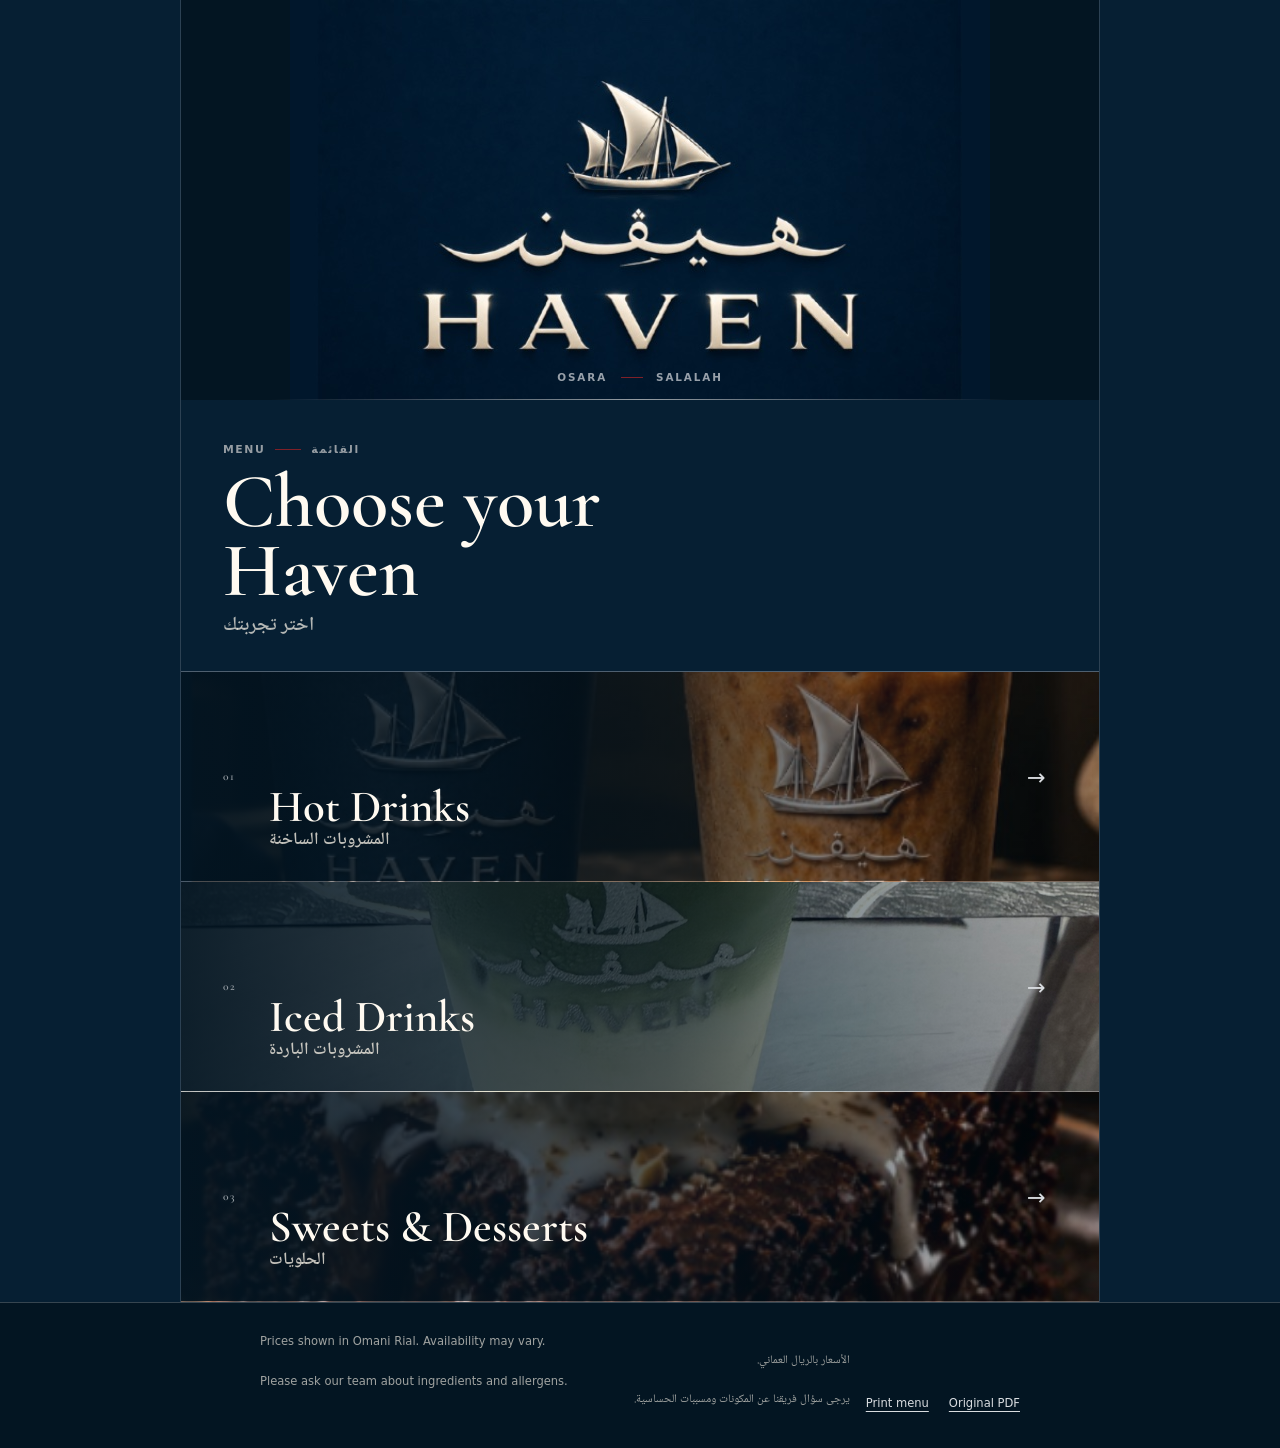
<file: index.html>
<!doctype html>
<html lang="en">
  <head>
    <meta charset="utf-8">
    <meta name="viewport" content="width=device-width, initial-scale=1">
    <meta name="theme-color" content="#061f33">
    <title>Haven Cafe Menu | Osara, Salalah</title>
    <meta
      name="description"
      content="Explore Haven Cafe's bilingual menu of locally roasted coffee, iced drinks and chef-made desserts in Osara, Salalah."
    >
    <link rel="preconnect" href="https://fonts.googleapis.com">
    <link rel="preconnect" href="https://fonts.gstatic.com" crossorigin>
    <link
      href="https://fonts.googleapis.com/css2?family=Cormorant+Garamond:wght@500;600;700&family=Noto+Naskh+Arabic:wght@500;600;700&display=swap"
      rel="stylesheet"
    >
    <link rel="stylesheet" href="assets/css/styles.css">
  </head>
  <body>
    <header class="topbar" id="topbar">
      <a class="topbar-brand" href="#home" aria-label="Haven menu home">
        <b>HAVEN</b>
      </a>
      <p>Osara, Salalah</p>
      <a class="chapter-menu" href="#home" aria-label="Choose another menu chapter">
        <span></span><span></span><span></span>
      </a>
    </header>

    <main>
      <section class="opening" id="home" aria-labelledby="openingTitle">
        <div class="opening-brand">
          <img
            src="assets/img/haven-logo-original.jpg"
            alt="Haven Cafe"
            width="700"
            height="400"
            fetchpriority="high"
          >
          <p>Osara <span></span> Salalah</p>
        </div>

        <header class="opening-heading">
          <p class="eyebrow">Menu <i></i> القائمة</p>
          <h1 id="openingTitle">Choose your Haven</h1>
          <p lang="ar" dir="rtl">اختر تجربتك</p>
        </header>

        <nav class="chapter-list" aria-label="Menu chapters">
          <a class="chapter-door chapter-door-hot" href="#hot">
            <span class="chapter-number">01</span>
            <span class="chapter-label">
              <b>Hot Drinks</b>
              <em lang="ar" dir="rtl">المشروبات الساخنة</em>
            </span>
            <span class="chapter-arrow" aria-hidden="true">&#8594;</span>
          </a>
          <a class="chapter-door chapter-door-iced" href="#iced">
            <span class="chapter-number">02</span>
            <span class="chapter-label">
              <b>Iced Drinks</b>
              <em lang="ar" dir="rtl">المشروبات الباردة</em>
            </span>
            <span class="chapter-arrow" aria-hidden="true">&#8594;</span>
          </a>
          <a class="chapter-door chapter-door-sweets" href="#sweets">
            <span class="chapter-number">03</span>
            <span class="chapter-label">
              <b>Sweets &amp; Desserts</b>
              <em lang="ar" dir="rtl">الحلويات</em>
            </span>
            <span class="chapter-arrow" aria-hidden="true">&#8594;</span>
          </a>
        </nav>
      </section>

      <section class="chapter-view" id="chapterView" hidden>
        <header class="chapter-hero" id="chapterHero">
          <div>
            <p class="chapter-index" id="chapterIndex"></p>
            <h2 id="chapterTitle"></h2>
            <p id="chapterArabic" lang="ar" dir="rtl"></p>
          </div>
        </header>
        <nav class="subcategory-nav" id="subcategoryNav" aria-label="Chapter sections"></nav>
        <div class="chapter-menu-list" id="menu" aria-live="polite"></div>
      </section>
    </main>

    <footer class="site-footer">
      <div>
        <p>Prices shown in Omani Rial. Availability may vary.</p>
        <p lang="ar" dir="rtl">الأسعار بالريال العماني.</p>
        <p>Please ask our team about ingredients and allergens.</p>
        <p lang="ar" dir="rtl">يرجى سؤال فريقنا عن المكونات ومسببات الحساسية.</p>
      </div>
      <nav aria-label="Alternative menu formats">
        <a href="print.html">Print menu</a>
        <a href="menu.pdf">Original PDF</a>
      </nav>
    </footer>

    <script src="assets/js/menu-data.js"></script>
    <script src="assets/js/menu.js"></script>
  </body>
</html>
</file>
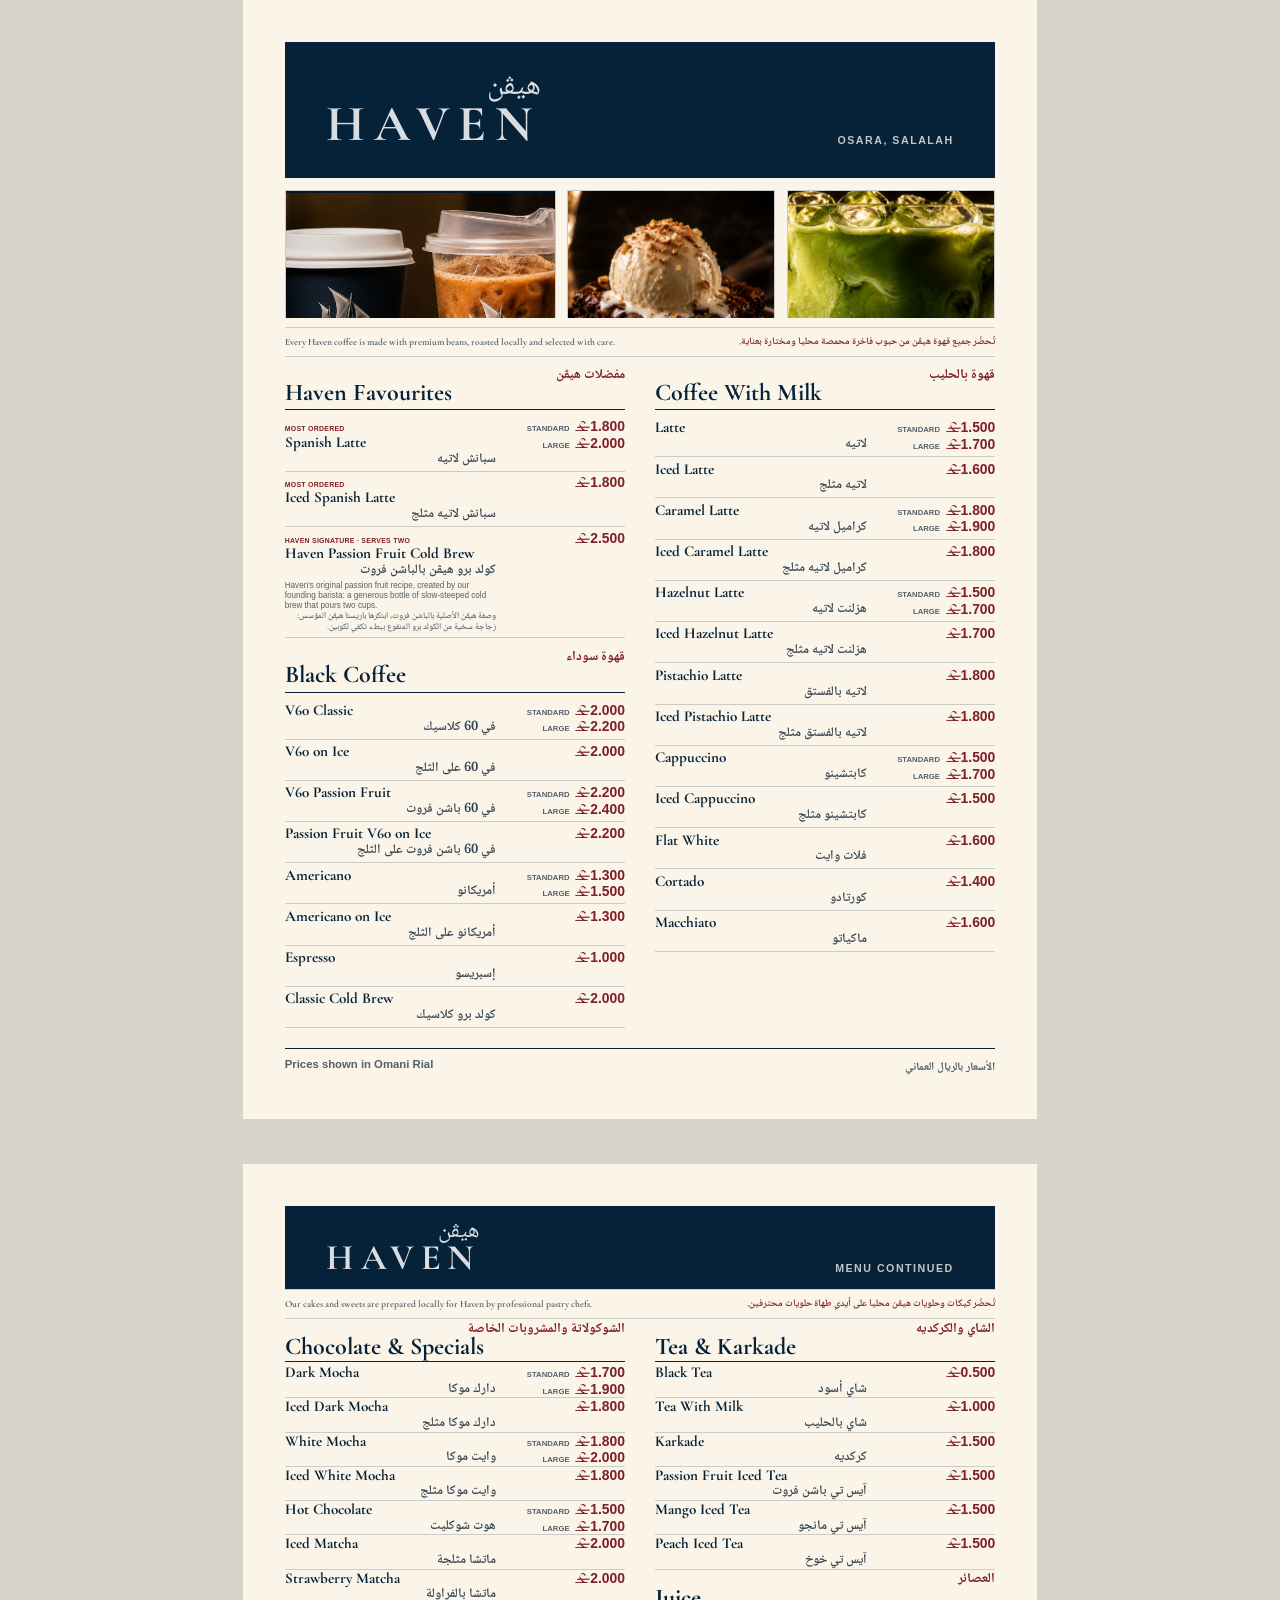
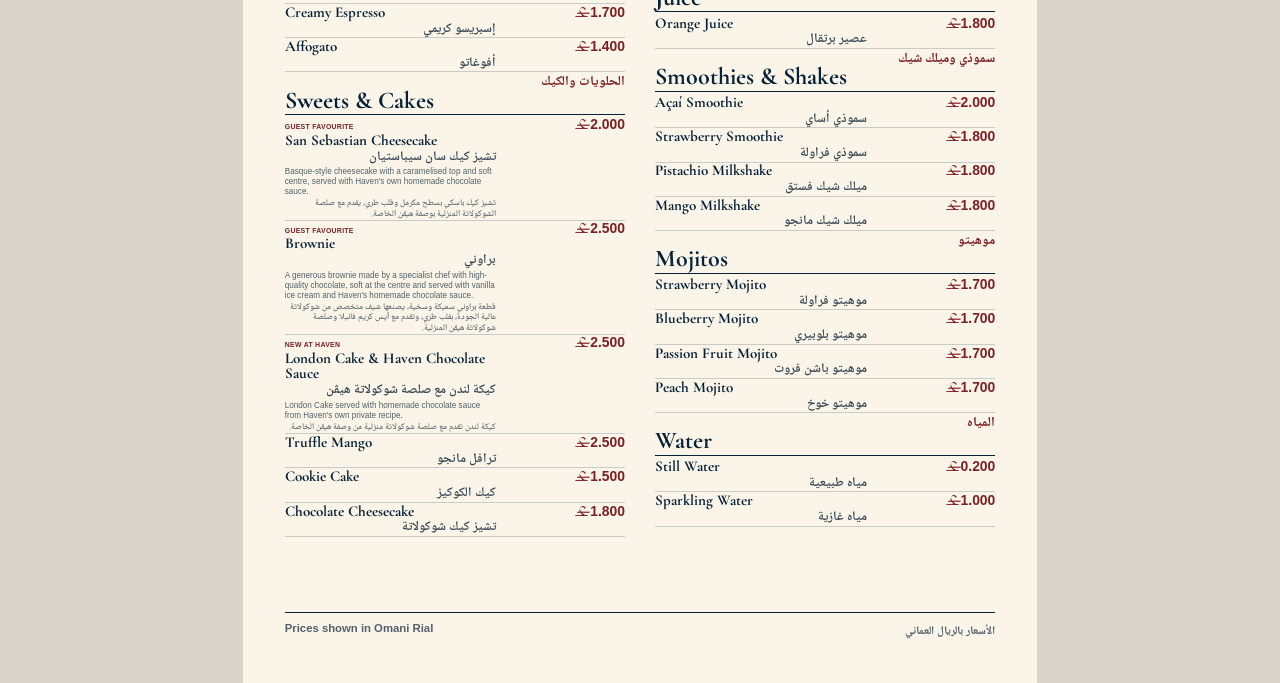
<file: print.html>
<!doctype html>
<html lang="en">
  <head>
    <meta charset="utf-8">
    <meta name="viewport" content="width=device-width, initial-scale=1">
    <title>Haven Cafe A4 Menu</title>
    <link rel="preconnect" href="https://fonts.googleapis.com">
    <link rel="preconnect" href="https://fonts.gstatic.com" crossorigin>
    <link
      href="https://fonts.googleapis.com/css2?family=Cormorant+Garamond:wght@500;600;700&family=Noto+Naskh+Arabic:wght@500;600;700&display=swap"
      rel="stylesheet"
    >
    <link rel="stylesheet" href="assets/css/print.css">
  </head>
  <body>
    <main id="printPages" class="print-pages"></main>
    <script src="assets/js/menu-data.js"></script>
    <script src="assets/js/print-menu.js"></script>
  </body>
</html>
</file>
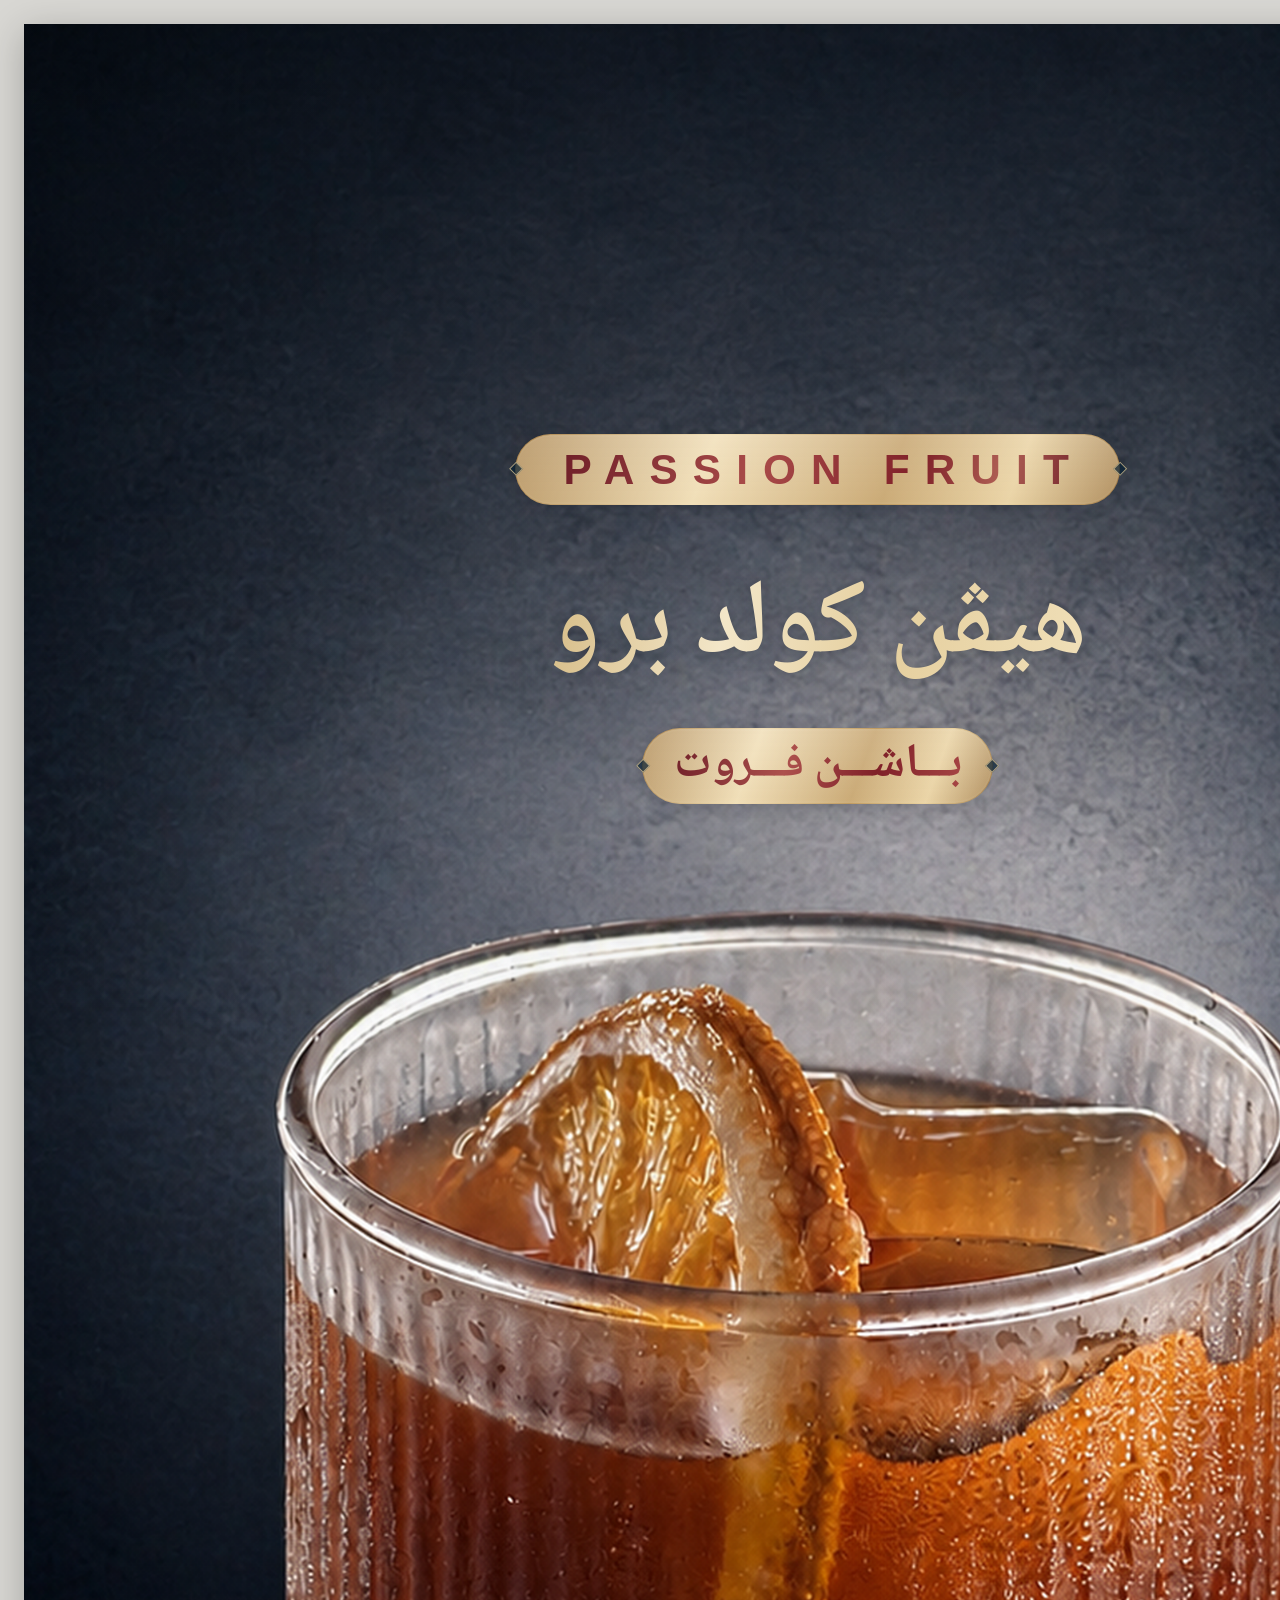
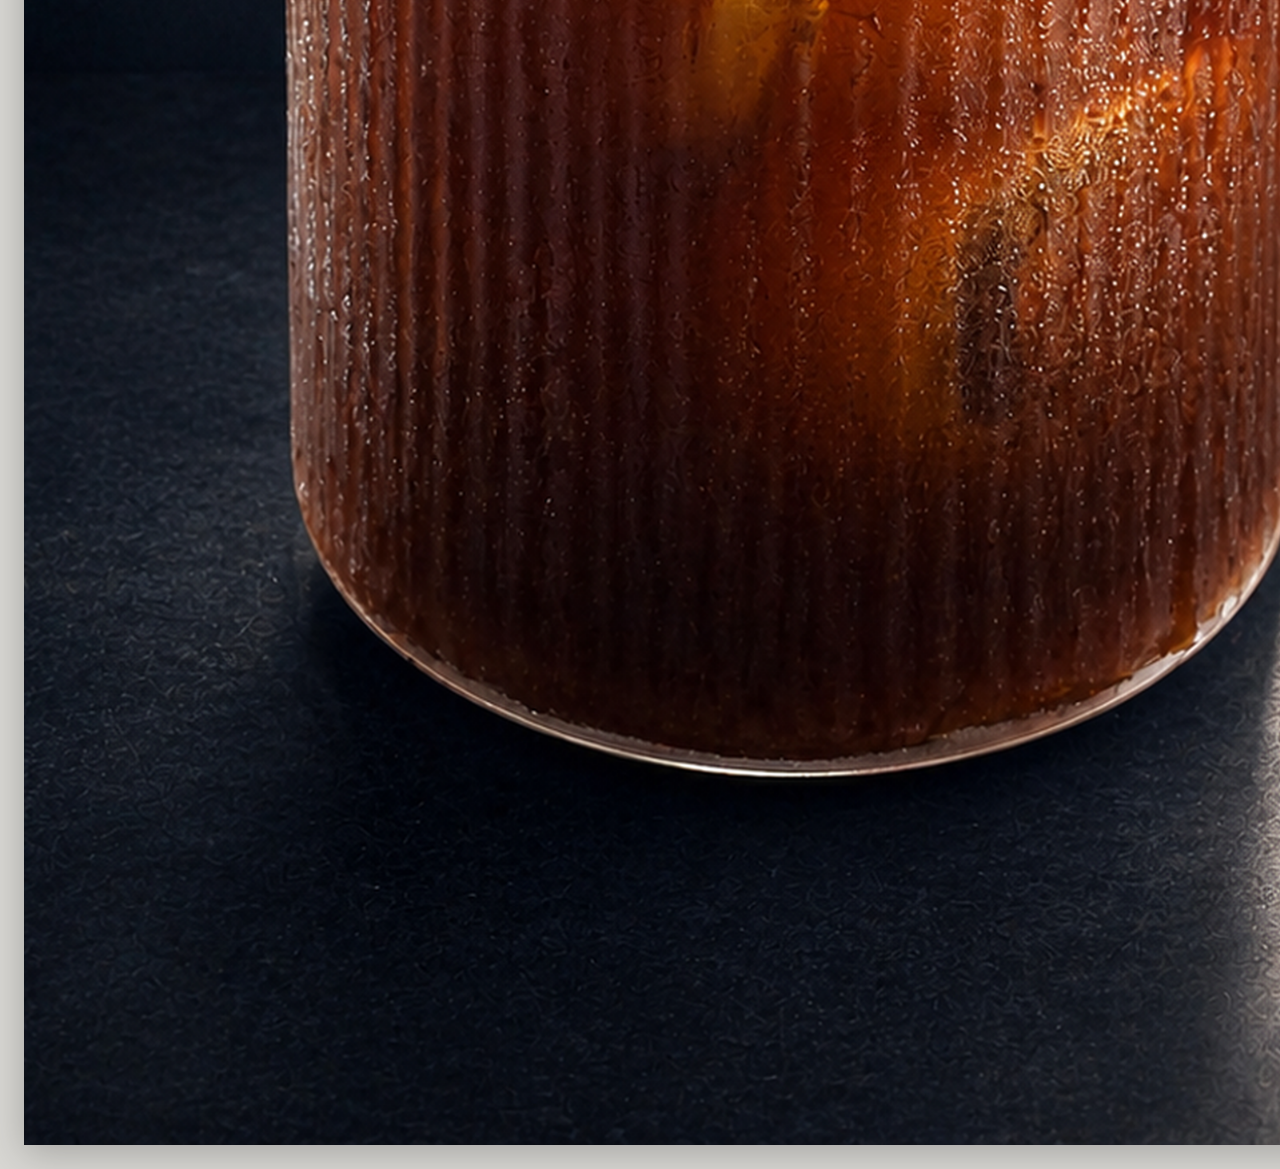
<file: signboard-cold-brew-proof.html>
<!doctype html>
<html lang="en">
<head>
  <meta charset="utf-8">
  <meta name="viewport" content="width=device-width, initial-scale=1">
  <title>Haven Cold Brew — 42 × 72 cm proof</title>
  <link rel="preconnect" href="https://fonts.googleapis.com">
  <link rel="preconnect" href="https://fonts.gstatic.com" crossorigin>
  <link
    href="https://fonts.googleapis.com/css2?family=Cormorant+Garamond:wght@600&family=Noto+Naskh+Arabic:wght@600&display=swap"
    rel="stylesheet"
  >
  <style>
    :root {
      --cream: #f6f0e5;
      --navy: #061f33;
      --silver: #d9dce0;
      --red: #7f2028;
    }

    * {
      box-sizing: border-box;
    }

    html,
    body {
      margin: 0;
      min-height: 100%;
      background: #d8d7d3;
    }

    body {
      display: grid;
      place-items: center;
      padding: 24px;
    }

    .artboard {
      position: relative;
      width: 420mm;
      height: 720mm;
      overflow: hidden;
      background:
        linear-gradient(
          180deg,
          rgba(2, 14, 24, 0.25) 0%,
          rgba(2, 14, 24, 0.10) 23%,
          transparent 39%
        ),
        url("assets/signboards/haven-cold-brew-photo-master-v3-upscaled-240ppi.png")
        center / cover no-repeat;
      box-shadow: 0 8px 36px rgba(0, 0, 0, 0.24);
      color: var(--cream);
      isolation: isolate;
    }

    .heading {
      position: absolute;
      z-index: 1;
      top: 18mm;
      left: 24mm;
      right: 24mm;
      display: grid;
      justify-items: center;
      text-align: center;
    }

    h1 {
      margin: 0;
      font-family: "Cormorant Garamond", Garamond, Baskerville, Georgia, serif;
      font-weight: 600;
      background: linear-gradient(
        105deg,
        #d6bc86 0%,
        #f3e6c8 27%,
        #e6d2a5 53%,
        #f1e2bf 76%,
        #d6bc86 100%
      );
      background-clip: text;
      color: transparent;
      -webkit-background-clip: text;
      -webkit-text-fill-color: transparent;
      text-shadow: none;
    }

    h1 span {
      display: block;
      white-space: nowrap;
    }

    .title-haven {
      font-size: 42mm;
      line-height: 0.82;
      letter-spacing: 8mm;
      transform: translateX(4mm);
    }

    .title-product {
      margin-top: 5mm;
      font-size: 44mm;
      line-height: 0.84;
      letter-spacing: 5.5mm;
      transform: translateX(2.75mm);
    }

    .arabic-name {
      margin: 19mm 0 0;
      font-family: "Noto Naskh Arabic", "SF Arabic", "Geeza Pro", serif;
      font-size: 28mm;
      font-weight: 600;
      line-height: 1;
      direction: rtl;
      background: linear-gradient(
        100deg,
        #d6bc86 0%,
        #f3e6c8 33%,
        #e5cf9e 62%,
        #f0dfb8 100%
      );
      background-clip: text;
      color: transparent;
      filter: drop-shadow(0 0.9mm 1.8mm rgba(1, 10, 18, 0.22));
      -webkit-background-clip: text;
      -webkit-text-fill-color: transparent;
    }

    .flavour-panel {
      position: relative;
      display: inline-flex;
      align-items: center;
      justify-content: center;
      width: auto;
      min-width: 0;
      margin-top: 14mm;
      padding: 3.7mm 11mm 3.4mm;
      border: 0.4mm solid transparent;
      border-radius: 999mm;
      background:
        linear-gradient(
          rgba(246, 240, 229, 0.27),
          rgba(236, 220, 188, 0.24)
        ) padding-box,
        linear-gradient(
          110deg,
          #a9824b 0%,
          #f2dfb6 32%,
          #c09b61 62%,
          #ead2a0 82%,
          #9e7743 100%
        ) border-box;
      box-shadow:
        inset 0 0 0 0.45mm rgba(246, 240, 229, 0.035),
        0 1.2mm 4mm rgba(1, 10, 18, 0.14);
      color: var(--red);
      backdrop-filter: blur(0.8mm);
    }

    .flavour-panel::before,
    .flavour-panel::after {
      content: "";
      position: absolute;
      top: 50%;
      width: 2.2mm;
      height: 2.2mm;
      border: 0.3mm solid rgba(225, 201, 150, 0.74);
      background: rgba(6, 31, 51, 0.7);
      transform: translateY(-50%) rotate(45deg);
    }

    .flavour-panel::before {
      left: -1.45mm;
    }

    .flavour-panel::after {
      right: -1.45mm;
    }

    .arabic-name + .flavour-panel {
      margin-top: 12mm;
      padding-right: 8mm;
      padding-left: 8mm;
    }

    .flavour {
      font-family: "Avenir Next", Avenir, "Helvetica Neue", sans-serif;
      font-size: 11.2mm;
      font-weight: 600;
      line-height: 1;
      letter-spacing: 4mm;
      text-transform: uppercase;
      transform: translateX(1.6mm);
      background: linear-gradient(
        103deg,
        #702029 0%,
        #a94b49 37%,
        #7f2028 68%,
        #b06055 84%,
        #702029 100%
      );
      background-clip: text;
      color: transparent;
      -webkit-background-clip: text;
      -webkit-text-fill-color: transparent;
    }

    .flavour-ar {
      font-family: "Noto Naskh Arabic", "SF Arabic", "Geeza Pro", serif;
      font-size: 12.5mm;
      font-weight: 700;
      line-height: 1;
      direction: rtl;
      background: linear-gradient(
        103deg,
        #702029 0%,
        #ad514d 39%,
        #7f2028 70%,
        #a74645 100%
      );
      background-clip: text;
      color: transparent;
      -webkit-background-clip: text;
      -webkit-text-fill-color: transparent;
    }

    .price {
      position: absolute;
      z-index: 1;
      right: 25mm;
      bottom: 23mm;
      display: flex;
      align-items: baseline;
      gap: 3mm;
      color: #e9d7ae;
      font-family: "Avenir Next", Avenir, "Helvetica Neue", sans-serif;
      font-variant-numeric: tabular-nums;
      text-shadow: 0 1mm 3mm rgba(1, 10, 18, 0.55);
    }

    .price strong {
      font-size: 13mm;
      font-weight: 600;
      line-height: 1;
      letter-spacing: 0.3mm;
    }

    .price span {
      color: #c9ad78;
      font-size: 5mm;
      font-weight: 700;
      letter-spacing: 0.8mm;
    }

    @page {
      size: 420mm 720mm;
      margin: 0;
    }

    @media print {
      html,
      body {
        width: 420mm;
        height: 720mm;
        background: transparent;
      }

      body {
        display: block;
        padding: 0;
      }

      .artboard {
        box-shadow: none;
      }
    }
  </style>
</head>
<body>
  <main class="artboard" aria-label="Haven Cold Brew pavement sign proof">
    <section class="heading">
      <h1>
        <span class="title-haven">HAVEN</span>
        <span class="title-product">COLD BREW</span>
      </h1>
      <div class="flavour-panel">
        <div class="flavour">PASSION FRUIT</div>
      </div>
      <p class="arabic-name" lang="ar">هيڤن كولد برو</p>
      <div class="flavour-panel">
        <div class="flavour-ar" lang="ar">بـــاشـــن فـــروت</div>
      </div>
    </section>

    <div class="price" aria-label="Price: 2.4 Omani rials">
      <strong>2.4</strong>
      <span>OMR</span>
    </div>
  </main>
</body>
</html>
</file>
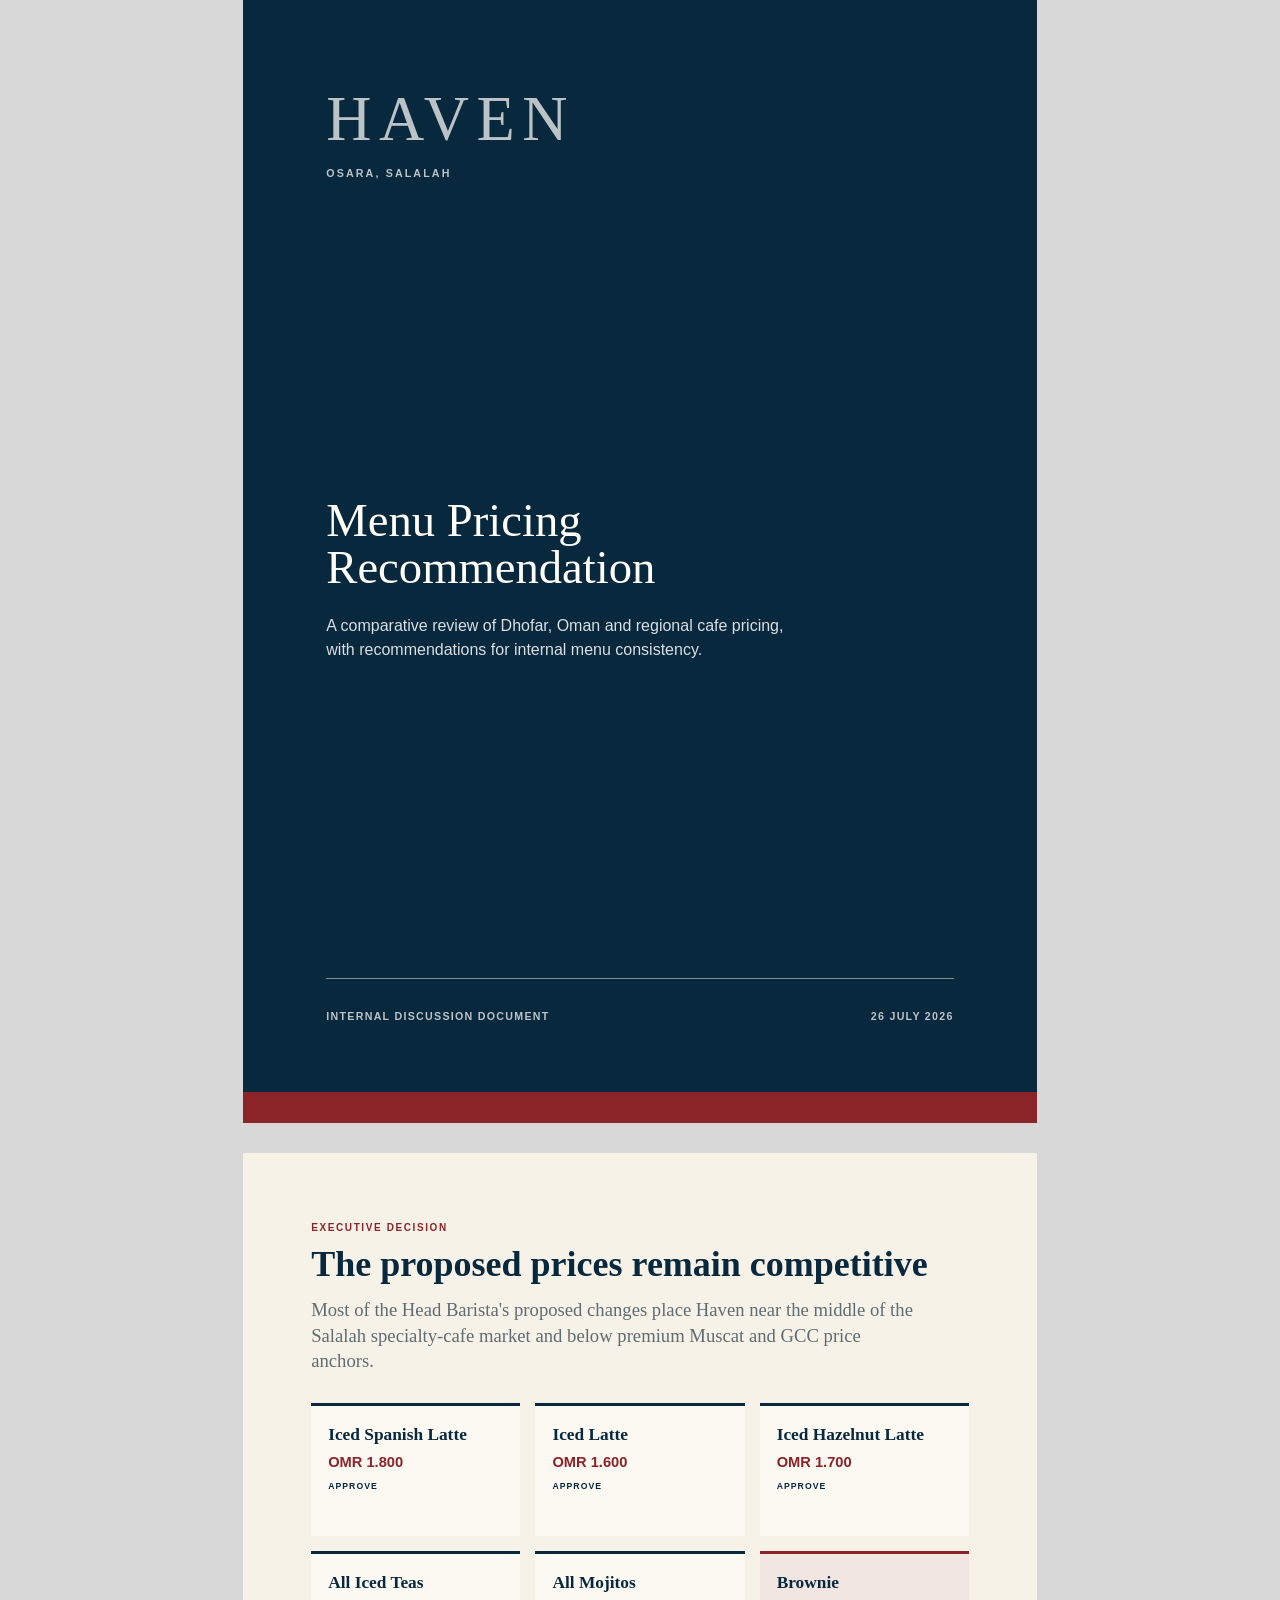
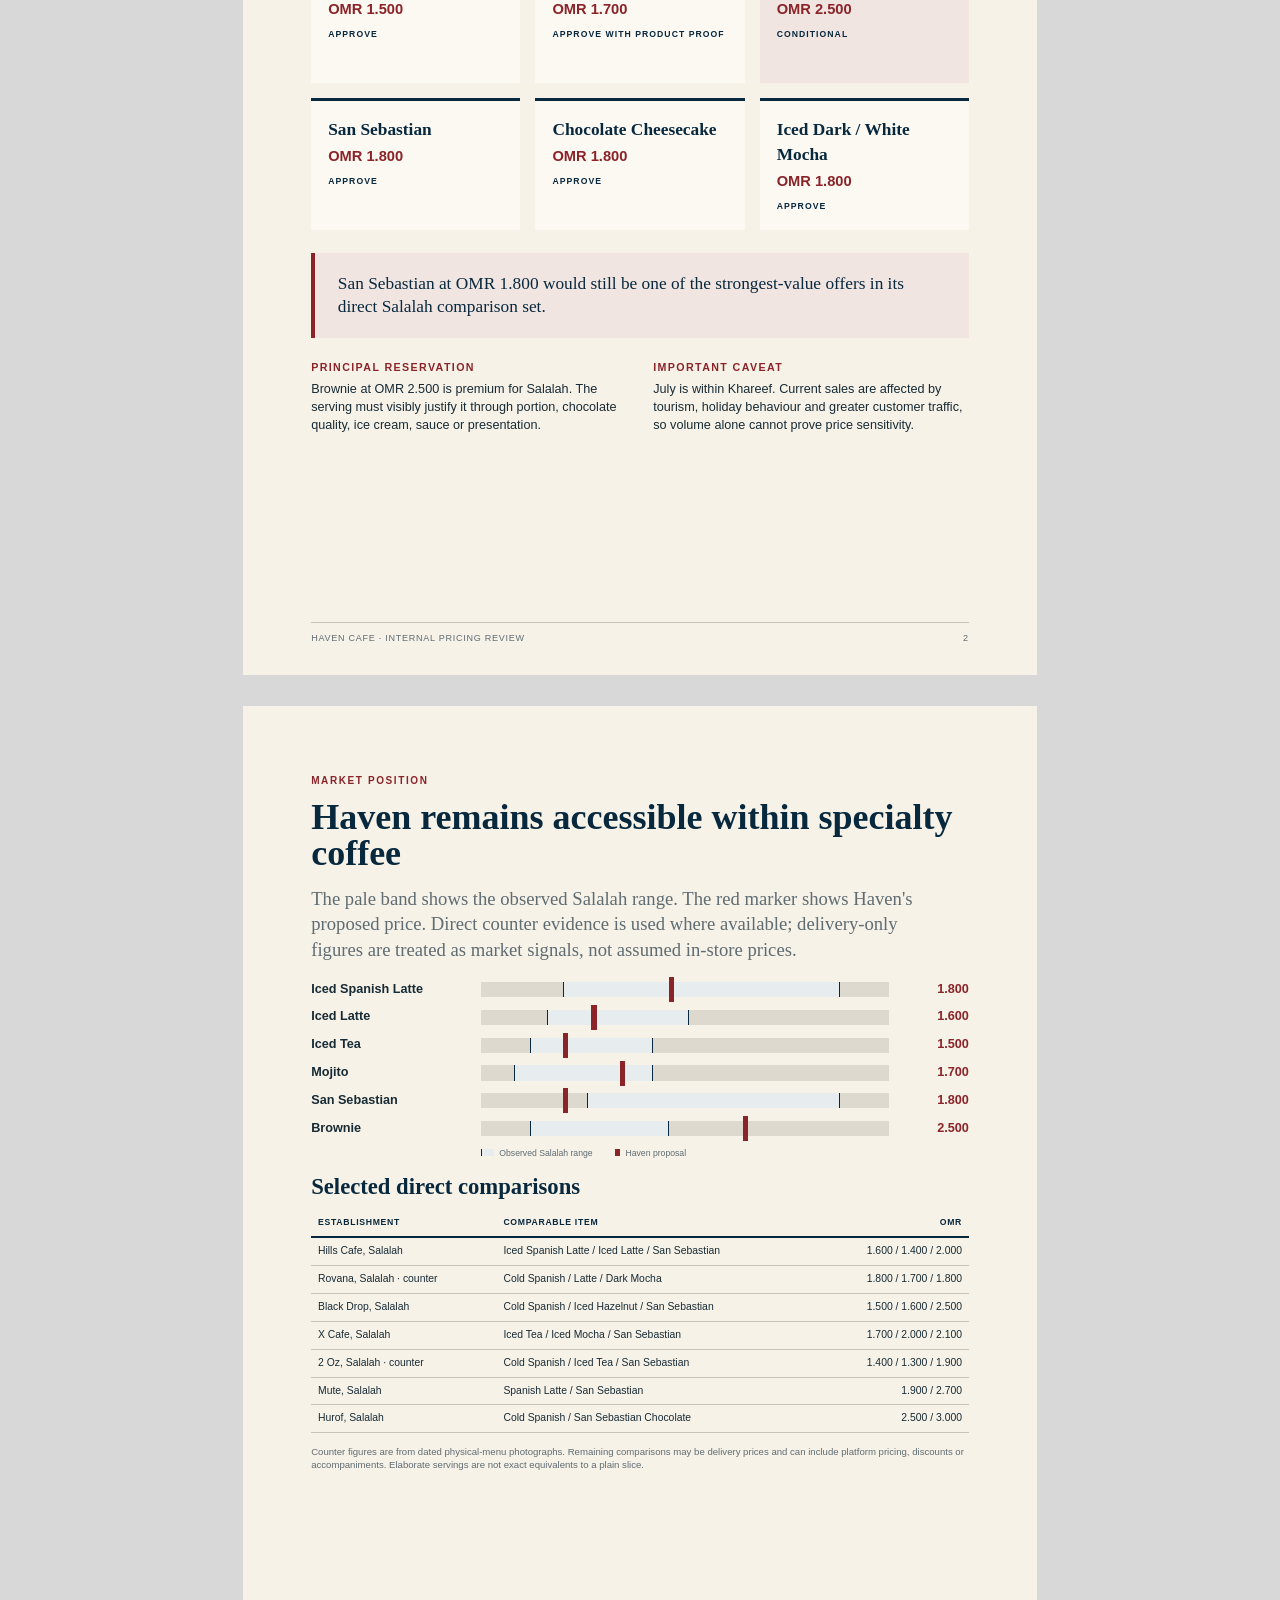
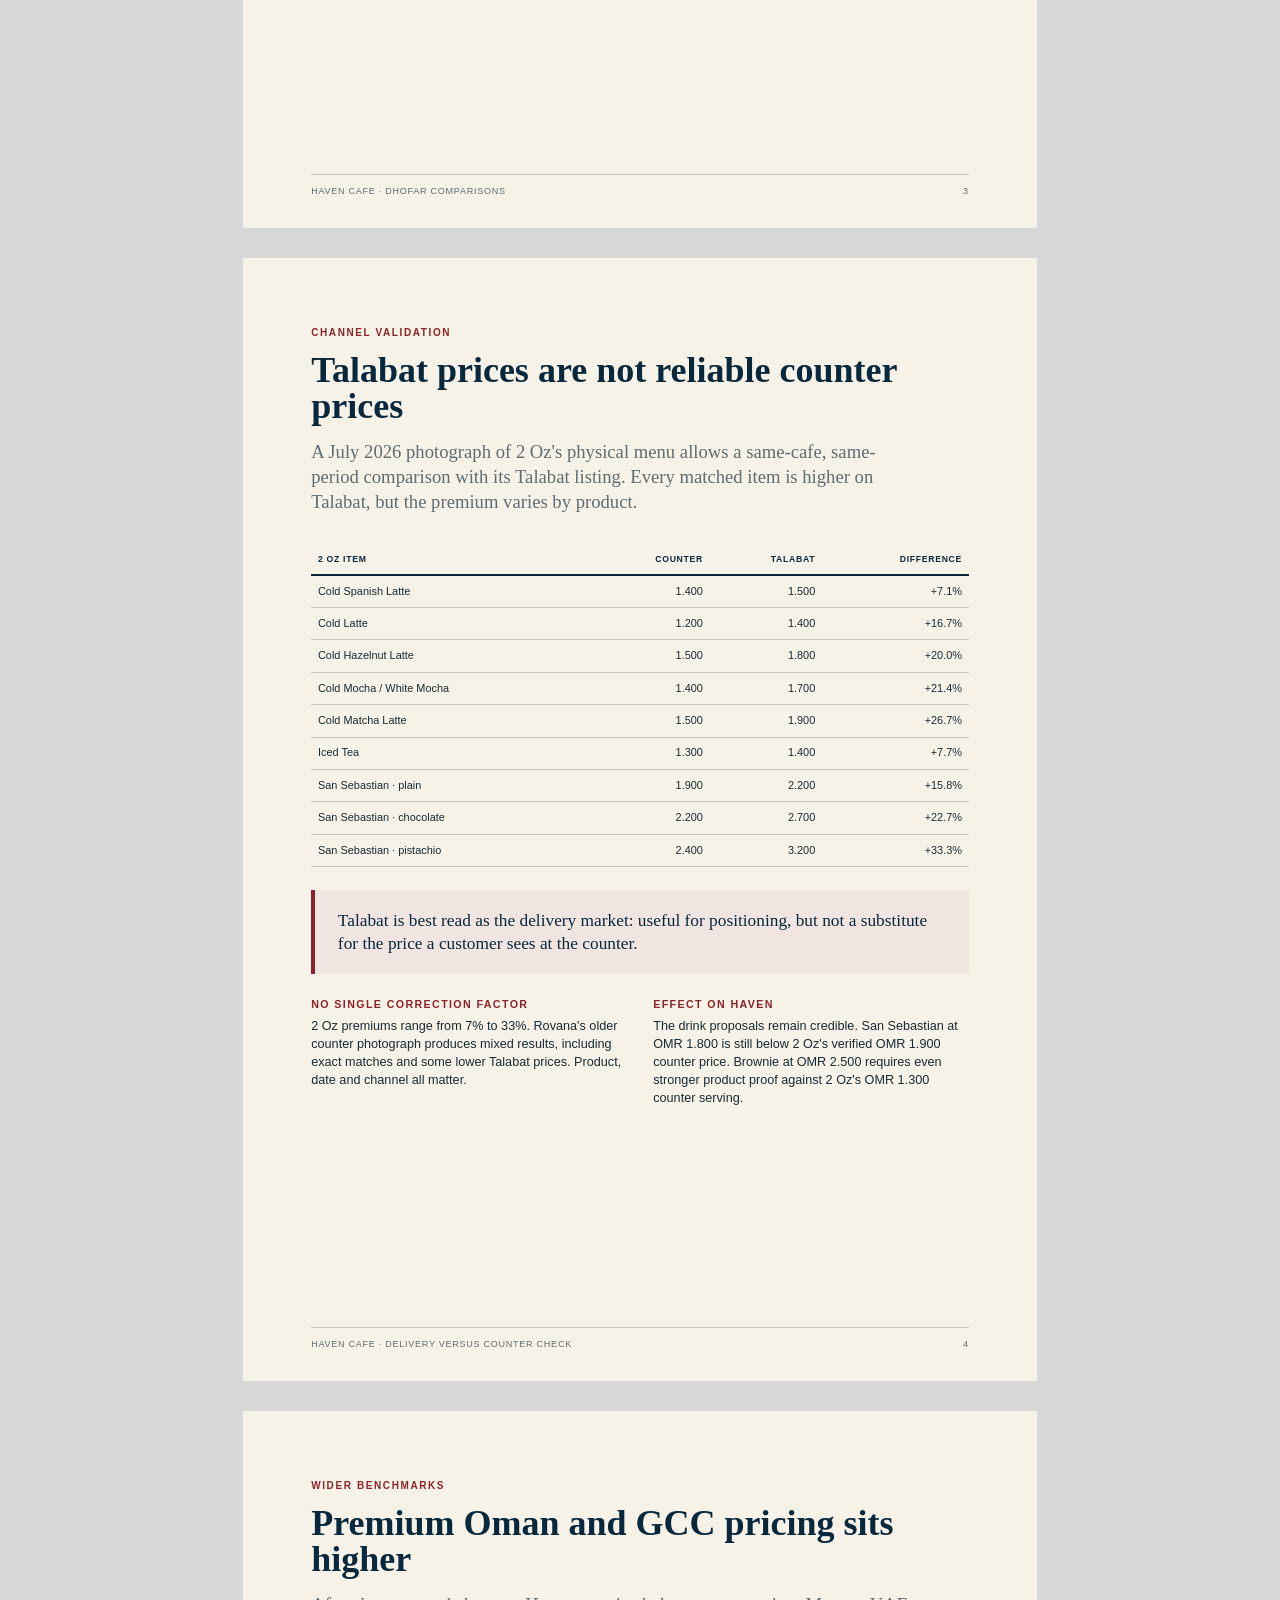
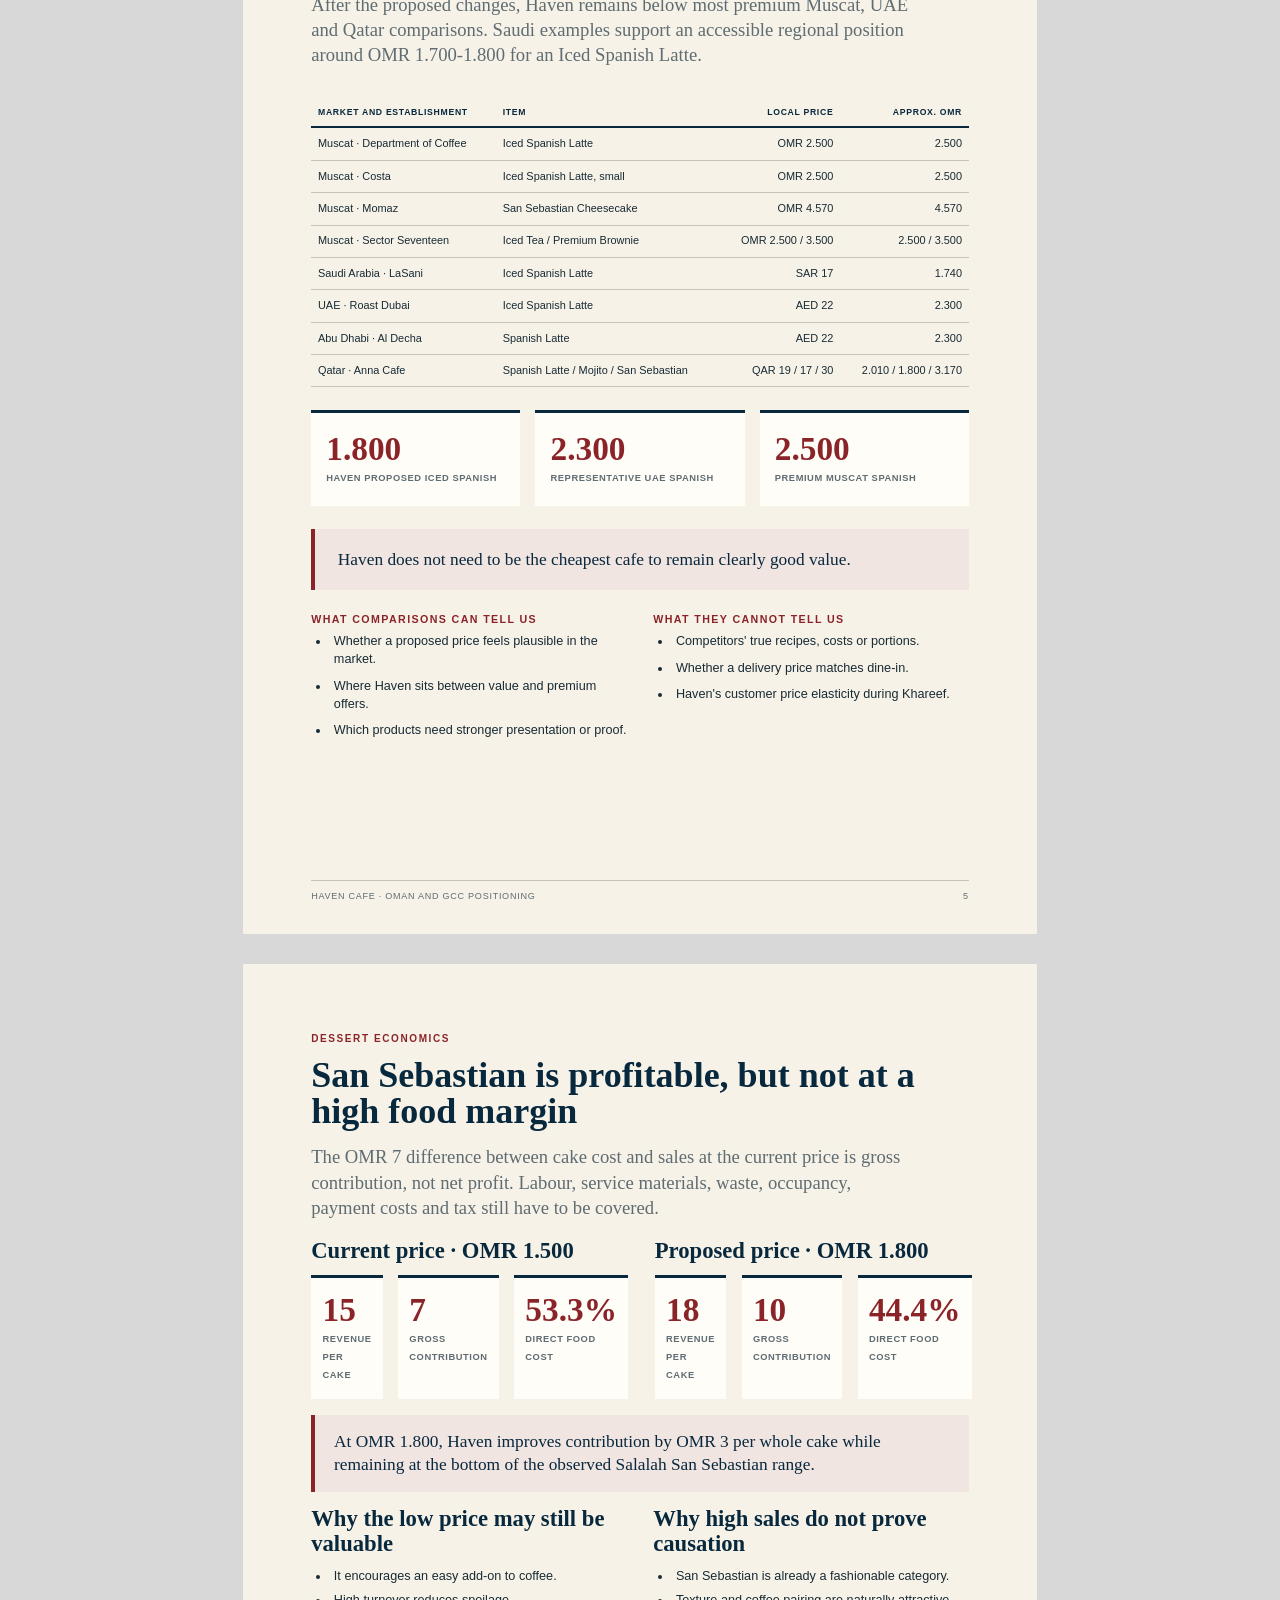
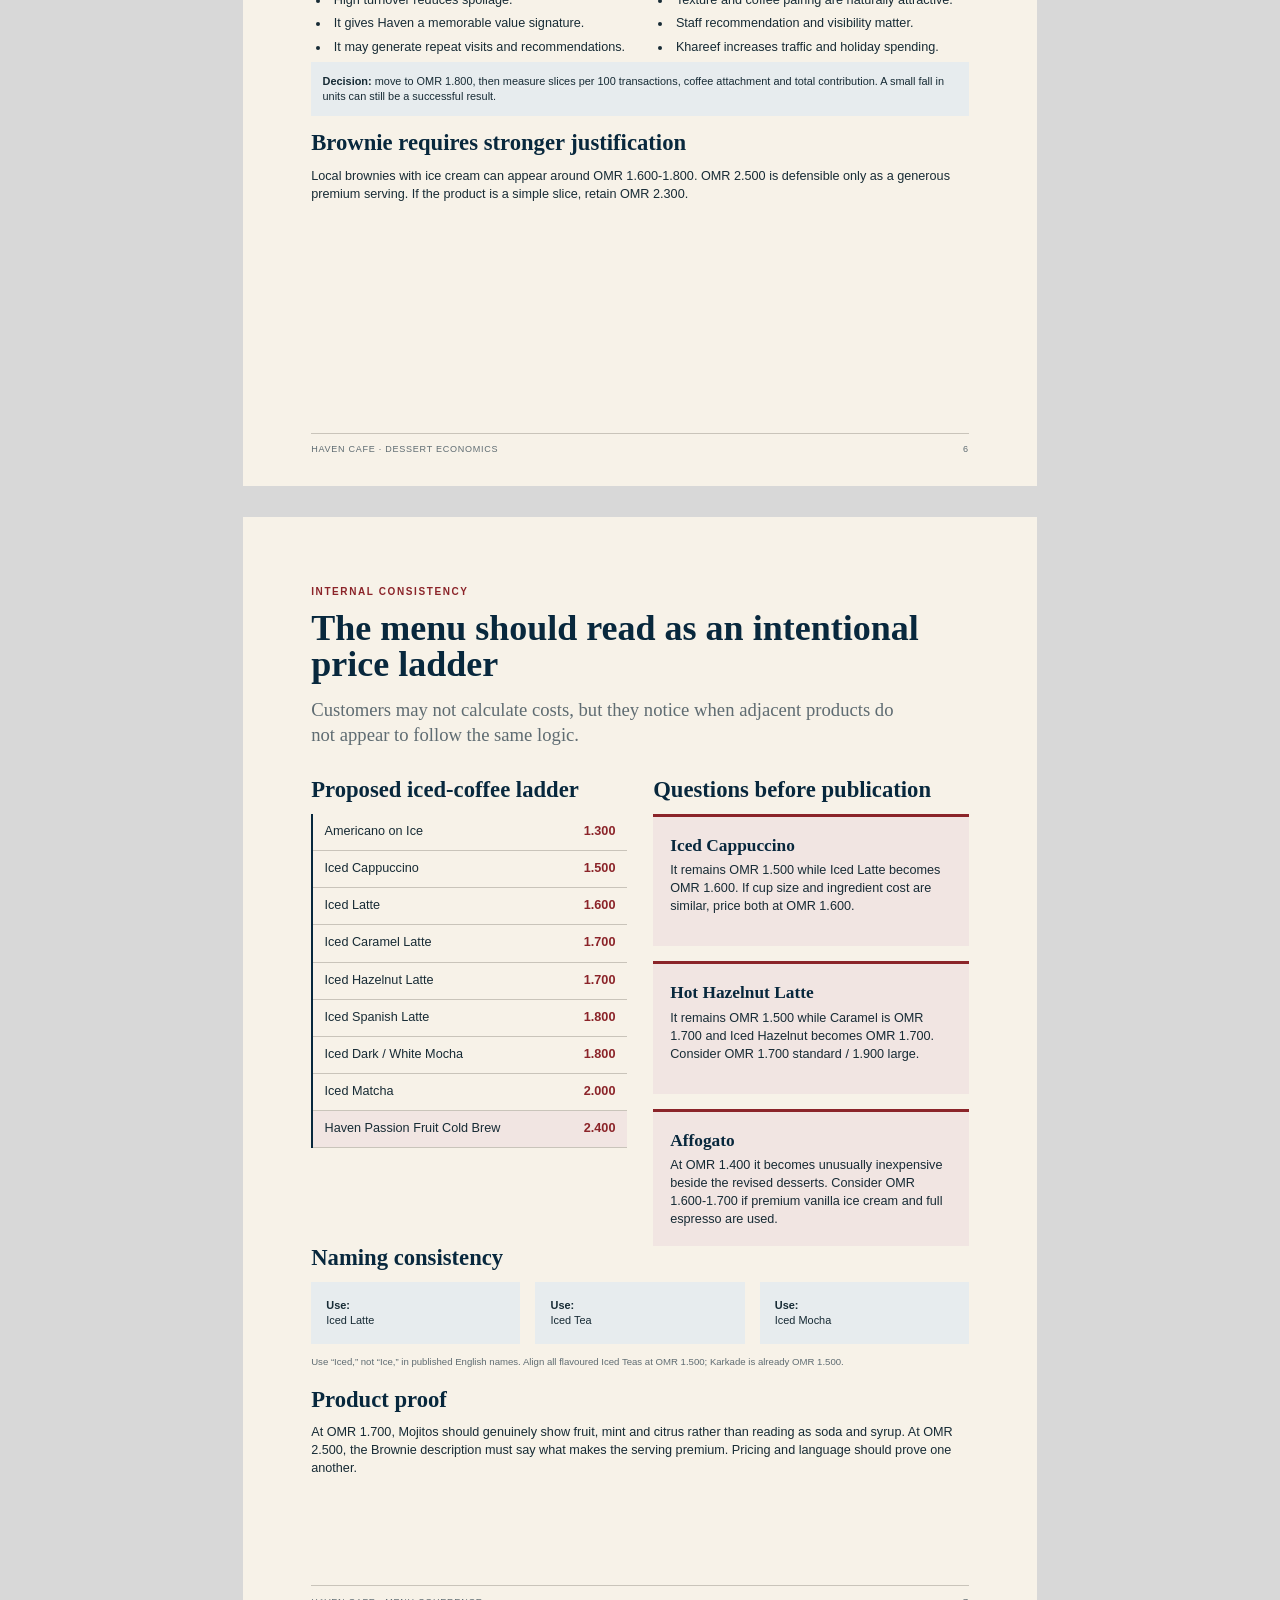
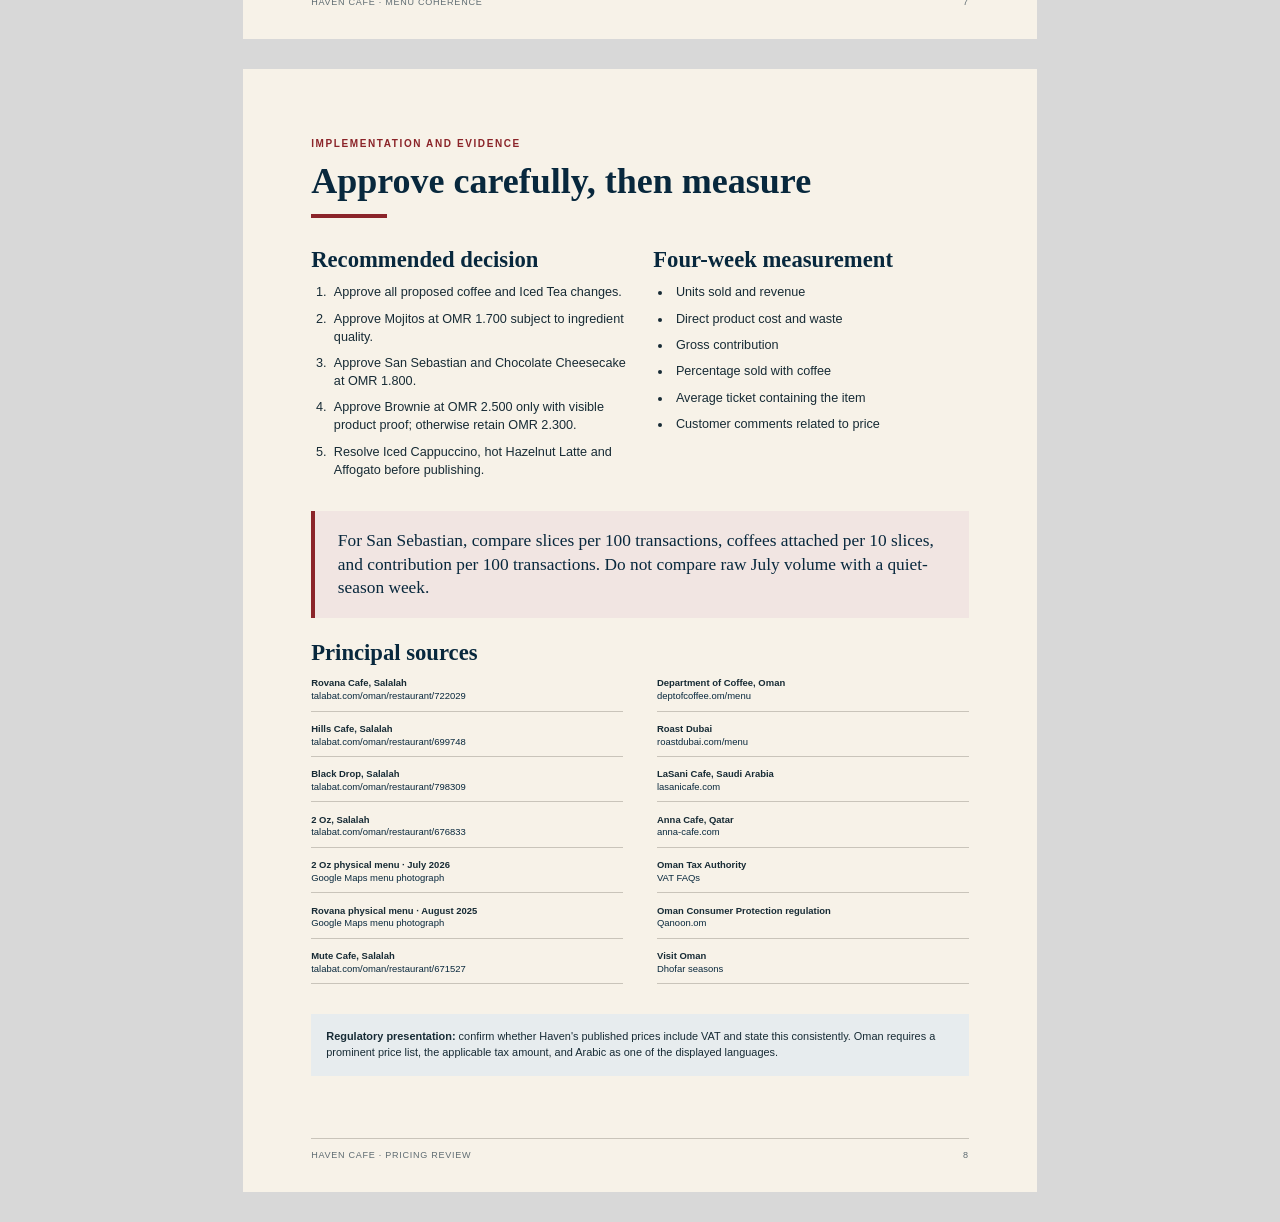
<file: output/strategy/haven-pricing-recommendation-2026-07-26.html>
<!doctype html>
<html lang="en">
<head>
  <meta charset="utf-8">
  <meta name="viewport" content="width=device-width, initial-scale=1">
  <title>Haven Cafe Pricing Recommendation - 26 July 2026</title>
  <style>
    :root {
      --paper: #f7f2e8;
      --blue: #08283d;
      --silver: #bcc3c7;
      --red: #8b2429;
      --ink: #172b35;
      --muted: #5f6c72;
      --rule: #c9c4ba;
      --pale-blue: #e7ecee;
      --pale-red: #f1e5e2;
      --white: #fffdf8;
    }

    * { box-sizing: border-box; }

    html, body {
      margin: 0;
      padding: 0;
      background: #d8d8d8;
      color: var(--ink);
      font-family: "Helvetica Neue", Arial, sans-serif;
      font-size: 9.5pt;
      line-height: 1.42;
      letter-spacing: 0;
      -webkit-print-color-adjust: exact;
      print-color-adjust: exact;
    }

    @page {
      size: A4;
      margin: 0;
    }

    .page {
      position: relative;
      width: 210mm;
      height: 297mm;
      margin: 0 auto 8mm;
      padding: 18mm 18mm 16mm;
      overflow: hidden;
      background: var(--paper);
      break-after: page;
      page-break-after: always;
    }

    .page:last-child {
      break-after: auto;
      page-break-after: auto;
    }

    .cover {
      display: flex;
      flex-direction: column;
      padding: 0;
      background: var(--blue);
      color: var(--white);
    }

    .cover-field {
      flex: 1;
      padding: 24mm 22mm 18mm;
      display: flex;
      flex-direction: column;
      justify-content: space-between;
    }

    .brand {
      color: var(--silver);
      font-family: "Cormorant Garamond", Baskerville, Georgia, serif;
      font-size: 47pt;
      font-weight: 500;
      line-height: 0.9;
      letter-spacing: 0.12em;
    }

    .cover-kicker {
      margin-top: 5mm;
      color: var(--silver);
      font-size: 8pt;
      font-weight: 600;
      letter-spacing: 0.2em;
      text-transform: uppercase;
    }

    .cover-title {
      max-width: 150mm;
      margin: 0;
      color: var(--white);
      font-family: "Cormorant Garamond", Baskerville, Georgia, serif;
      font-size: 35pt;
      font-weight: 500;
      line-height: 1.02;
    }

    .cover-subtitle {
      max-width: 128mm;
      margin: 6mm 0 0;
      color: #d9dfe2;
      font-size: 12pt;
      line-height: 1.5;
    }

    .cover-meta {
      display: flex;
      justify-content: space-between;
      padding-top: 8mm;
      border-top: 0.35mm solid rgba(188, 195, 199, 0.65);
      color: var(--silver);
      font-size: 8pt;
      font-weight: 600;
      letter-spacing: 0.12em;
      text-transform: uppercase;
    }

    .cover-accent {
      height: 8mm;
      background: var(--red);
    }

    h1, h2, h3, p { margin-top: 0; }

    h1, h2 {
      font-family: "Cormorant Garamond", Baskerville, Georgia, serif;
      color: var(--blue);
      font-weight: 600;
    }

    h1 {
      margin-bottom: 4mm;
      font-size: 27pt;
      line-height: 1;
    }

    h2 {
      margin-bottom: 3mm;
      font-size: 17pt;
      line-height: 1.1;
    }

    h3 {
      margin-bottom: 1.5mm;
      color: var(--red);
      font-size: 8pt;
      font-weight: 700;
      letter-spacing: 0.13em;
      text-transform: uppercase;
    }

    p { margin-bottom: 3mm; }

    .eyebrow {
      margin-bottom: 3mm;
      color: var(--red);
      font-size: 7.5pt;
      font-weight: 700;
      letter-spacing: 0.16em;
      text-transform: uppercase;
    }

    .standfirst {
      max-width: 160mm;
      margin-bottom: 8mm;
      color: var(--muted);
      font-family: "Cormorant Garamond", Baskerville, Georgia, serif;
      font-size: 14pt;
      line-height: 1.35;
    }

    .top-rule {
      width: 20mm;
      margin-bottom: 8mm;
      border-top: 1.2mm solid var(--red);
    }

    .page-footer {
      position: absolute;
      left: 18mm;
      right: 18mm;
      bottom: 8mm;
      display: flex;
      justify-content: space-between;
      padding-top: 2.5mm;
      border-top: 0.25mm solid var(--rule);
      color: var(--muted);
      font-size: 6.8pt;
      letter-spacing: 0.08em;
      text-transform: uppercase;
    }

    .grid-2 {
      display: grid;
      grid-template-columns: 1fr 1fr;
      gap: 7mm;
    }

    .grid-3 {
      display: grid;
      grid-template-columns: repeat(3, 1fr);
      gap: 4mm;
    }

    .decision {
      min-height: 35mm;
      padding: 4.5mm;
      border-top: 0.8mm solid var(--blue);
      background: rgba(255, 253, 248, 0.7);
    }

    .decision.conditional {
      border-top-color: var(--red);
      background: var(--pale-red);
    }

    .decision strong {
      display: block;
      margin-bottom: 1mm;
      color: var(--blue);
      font-family: "Cormorant Garamond", Baskerville, Georgia, serif;
      font-size: 13pt;
    }

    .price {
      color: var(--red);
      font-size: 11pt;
      font-weight: 700;
    }

    .status {
      display: block;
      margin-top: 2mm;
      color: var(--blue);
      font-size: 6.5pt;
      font-weight: 700;
      letter-spacing: 0.12em;
      text-transform: uppercase;
    }

    table {
      width: 100%;
      border-collapse: collapse;
      margin: 0 0 6mm;
      font-size: 8.2pt;
    }

    th {
      padding: 2.2mm 1.8mm;
      border-bottom: 0.6mm solid var(--blue);
      color: var(--blue);
      font-size: 6.5pt;
      font-weight: 700;
      letter-spacing: 0.08em;
      text-align: left;
      text-transform: uppercase;
    }

    td {
      padding: 2.1mm 1.8mm;
      border-bottom: 0.25mm solid var(--rule);
      vertical-align: top;
    }

    td.num, th.num {
      text-align: right;
      white-space: nowrap;
    }

    tr.highlight td {
      color: var(--red);
      font-weight: 700;
    }

    .market-band {
      display: grid;
      grid-template-columns: 42mm 1fr 18mm;
      gap: 3mm;
      align-items: center;
      margin-bottom: 3.6mm;
    }

    .market-band .label {
      font-weight: 600;
    }

    .track {
      position: relative;
      height: 4mm;
      background: #ddd9cf;
    }

    .range {
      position: absolute;
      top: 0;
      bottom: 0;
      background: var(--pale-blue);
      border-left: 0.5mm solid var(--blue);
      border-right: 0.5mm solid var(--blue);
    }

    .marker {
      position: absolute;
      top: -1.3mm;
      width: 1.4mm;
      height: 6.6mm;
      background: var(--red);
    }

    .market-band .value {
      color: var(--red);
      font-weight: 700;
      text-align: right;
    }

    .comparison-page .standfirst { margin-bottom: 5mm; }
    .comparison-page .market-band { margin-bottom: 2.6mm; }
    .comparison-page .legend { margin-bottom: 4mm; }
    .comparison-page h2 { margin-bottom: 2mm; }
    .comparison-page table {
      margin-bottom: 3mm;
      font-size: 7.8pt;
    }
    .comparison-page td { padding: 1.6mm 1.8mm; }

    .economics-page .standfirst { margin-bottom: 5mm; }
    .economics-page .metric { padding: 4mm 3mm; }
    .economics-page .callout {
      margin: 4mm 0;
      padding: 4mm 5mm;
    }
    .economics-page .plain-list li { margin-bottom: 1.5mm; }
    .economics-page .note { padding: 3mm; }
    .economics-page h2[style] { margin-top: 4mm !important; }

    .legend {
      display: flex;
      gap: 6mm;
      margin: 1mm 0 7mm 45mm;
      color: var(--muted);
      font-size: 6.5pt;
    }

    .legend span::before {
      display: inline-block;
      width: 3mm;
      height: 2mm;
      margin-right: 1.5mm;
      content: "";
      background: var(--pale-blue);
      border-left: 0.4mm solid var(--blue);
    }

    .legend .haven::before {
      width: 1.2mm;
      background: var(--red);
      border: 0;
    }

    .metric {
      padding: 5mm 4mm;
      border-top: 0.8mm solid var(--blue);
      background: var(--white);
    }

    .metric .number {
      display: block;
      margin-bottom: 1mm;
      color: var(--red);
      font-family: "Cormorant Garamond", Baskerville, Georgia, serif;
      font-size: 25pt;
      font-weight: 600;
      line-height: 1;
    }

    .metric .caption {
      color: var(--muted);
      font-size: 7pt;
      font-weight: 600;
      letter-spacing: 0.06em;
      text-transform: uppercase;
    }

    .callout {
      margin: 6mm 0;
      padding: 5mm 6mm;
      border-left: 1.2mm solid var(--red);
      background: var(--pale-red);
      color: var(--blue);
      font-family: "Cormorant Garamond", Baskerville, Georgia, serif;
      font-size: 13pt;
      line-height: 1.35;
    }

    .note {
      padding: 4mm;
      background: var(--pale-blue);
      color: var(--ink);
      font-size: 8.2pt;
    }

    .plain-list,
    .number-list {
      margin: 0;
      padding-left: 5mm;
    }

    .plain-list li,
    .number-list li {
      margin-bottom: 2.2mm;
      padding-left: 1mm;
    }

    .price-ladder {
      margin: 3mm 0 6mm;
      border-left: 0.6mm solid var(--blue);
    }

    .ladder-row {
      display: grid;
      grid-template-columns: 1fr 24mm;
      gap: 4mm;
      padding: 2.4mm 3mm;
      border-bottom: 0.25mm solid var(--rule);
    }

    .ladder-row.signature {
      background: var(--pale-red);
    }

    .ladder-row .amount {
      color: var(--red);
      font-weight: 700;
      text-align: right;
    }

    .source-list {
      columns: 2;
      column-gap: 9mm;
      margin: 0;
      padding: 0;
      list-style: none;
      font-size: 7.1pt;
      line-height: 1.35;
    }

    .source-list li {
      break-inside: avoid;
      margin-bottom: 3mm;
      padding-bottom: 2mm;
      border-bottom: 0.2mm solid var(--rule);
    }

    a {
      color: var(--blue);
      text-decoration: none;
    }

    .small {
      color: var(--muted);
      font-size: 7.2pt;
    }

    @media print {
      html, body { background: transparent; }
      .page { margin: 0; }
    }
  </style>
</head>
<body>
  <section class="page cover">
    <div class="cover-field">
      <div>
        <div class="brand">HAVEN</div>
        <div class="cover-kicker">Osara, Salalah</div>
      </div>
      <div>
        <h1 class="cover-title">Menu Pricing Recommendation</h1>
        <p class="cover-subtitle">A comparative review of Dhofar, Oman and regional cafe pricing, with recommendations for internal menu consistency.</p>
      </div>
      <div class="cover-meta">
        <span>Internal discussion document</span>
        <span>26 July 2026</span>
      </div>
    </div>
    <div class="cover-accent"></div>
  </section>

  <section class="page">
    <div class="eyebrow">Executive decision</div>
    <h1>The proposed prices remain competitive</h1>
    <p class="standfirst">Most of the Head Barista's proposed changes place Haven near the middle of the Salalah specialty-cafe market and below premium Muscat and GCC price anchors.</p>
    <div class="grid-3">
      <div class="decision"><strong>Iced Spanish Latte</strong><span class="price">OMR 1.800</span><span class="status">Approve</span></div>
      <div class="decision"><strong>Iced Latte</strong><span class="price">OMR 1.600</span><span class="status">Approve</span></div>
      <div class="decision"><strong>Iced Hazelnut Latte</strong><span class="price">OMR 1.700</span><span class="status">Approve</span></div>
      <div class="decision"><strong>All Iced Teas</strong><span class="price">OMR 1.500</span><span class="status">Approve</span></div>
      <div class="decision"><strong>All Mojitos</strong><span class="price">OMR 1.700</span><span class="status">Approve with product proof</span></div>
      <div class="decision conditional"><strong>Brownie</strong><span class="price">OMR 2.500</span><span class="status">Conditional</span></div>
      <div class="decision"><strong>San Sebastian</strong><span class="price">OMR 1.800</span><span class="status">Approve</span></div>
      <div class="decision"><strong>Chocolate Cheesecake</strong><span class="price">OMR 1.800</span><span class="status">Approve</span></div>
      <div class="decision"><strong>Iced Dark / White Mocha</strong><span class="price">OMR 1.800</span><span class="status">Approve</span></div>
    </div>
    <div class="callout">San Sebastian at OMR 1.800 would still be one of the strongest-value offers in its direct Salalah comparison set.</div>
    <div class="grid-2">
      <div>
        <h3>Principal reservation</h3>
        <p>Brownie at OMR 2.500 is premium for Salalah. The serving must visibly justify it through portion, chocolate quality, ice cream, sauce or presentation.</p>
      </div>
      <div>
        <h3>Important caveat</h3>
        <p>July is within Khareef. Current sales are affected by tourism, holiday behaviour and greater customer traffic, so volume alone cannot prove price sensitivity.</p>
      </div>
    </div>
    <div class="page-footer"><span>Haven Cafe · Internal pricing review</span><span>2</span></div>
  </section>

  <section class="page comparison-page">
    <div class="eyebrow">Market position</div>
    <h1>Haven remains accessible within specialty coffee</h1>
    <p class="standfirst">The pale band shows the observed Salalah range. The red marker shows Haven's proposed price. Direct counter evidence is used where available; delivery-only figures are treated as market signals, not assumed in-store prices.</p>

    <div class="market-band">
      <div class="label">Iced Spanish Latte</div>
      <div class="track"><span class="range" style="left:20%;width:68%"></span><span class="marker" style="left:46%"></span></div>
      <div class="value">1.800</div>
    </div>
    <div class="market-band">
      <div class="label">Iced Latte</div>
      <div class="track"><span class="range" style="left:16%;width:35%"></span><span class="marker" style="left:27%"></span></div>
      <div class="value">1.600</div>
    </div>
    <div class="market-band">
      <div class="label">Iced Tea</div>
      <div class="track"><span class="range" style="left:12%;width:30%"></span><span class="marker" style="left:20%"></span></div>
      <div class="value">1.500</div>
    </div>
    <div class="market-band">
      <div class="label">Mojito</div>
      <div class="track"><span class="range" style="left:8%;width:34%"></span><span class="marker" style="left:34%"></span></div>
      <div class="value">1.700</div>
    </div>
    <div class="market-band">
      <div class="label">San Sebastian</div>
      <div class="track"><span class="range" style="left:26%;width:62%"></span><span class="marker" style="left:20%"></span></div>
      <div class="value">1.800</div>
    </div>
    <div class="market-band">
      <div class="label">Brownie</div>
      <div class="track"><span class="range" style="left:12%;width:34%"></span><span class="marker" style="left:64%"></span></div>
      <div class="value">2.500</div>
    </div>
    <div class="legend"><span>Observed Salalah range</span><span class="haven">Haven proposal</span></div>

    <h2>Selected direct comparisons</h2>
    <table>
      <thead><tr><th>Establishment</th><th>Comparable item</th><th class="num">OMR</th></tr></thead>
      <tbody>
        <tr><td>Hills Cafe, Salalah</td><td>Iced Spanish Latte / Iced Latte / San Sebastian</td><td class="num">1.600 / 1.400 / 2.000</td></tr>
        <tr><td>Rovana, Salalah · counter</td><td>Cold Spanish / Latte / Dark Mocha</td><td class="num">1.800 / 1.700 / 1.800</td></tr>
        <tr><td>Black Drop, Salalah</td><td>Cold Spanish / Iced Hazelnut / San Sebastian</td><td class="num">1.500 / 1.600 / 2.500</td></tr>
        <tr><td>X Cafe, Salalah</td><td>Iced Tea / Iced Mocha / San Sebastian</td><td class="num">1.700 / 2.000 / 2.100</td></tr>
        <tr><td>2 Oz, Salalah · counter</td><td>Cold Spanish / Iced Tea / San Sebastian</td><td class="num">1.400 / 1.300 / 1.900</td></tr>
        <tr><td>Mute, Salalah</td><td>Spanish Latte / San Sebastian</td><td class="num">1.900 / 2.700</td></tr>
        <tr><td>Hurof, Salalah</td><td>Cold Spanish / San Sebastian Chocolate</td><td class="num">2.500 / 3.000</td></tr>
      </tbody>
    </table>
    <p class="small">Counter figures are from dated physical-menu photographs. Remaining comparisons may be delivery prices and can include platform pricing, discounts or accompaniments. Elaborate servings are not exact equivalents to a plain slice.</p>
    <div class="page-footer"><span>Haven Cafe · Dhofar comparisons</span><span>3</span></div>
  </section>

  <section class="page">
    <div class="eyebrow">Channel validation</div>
    <h1>Talabat prices are not reliable counter prices</h1>
    <p class="standfirst">A July 2026 photograph of 2 Oz's physical menu allows a same-cafe, same-period comparison with its Talabat listing. Every matched item is higher on Talabat, but the premium varies by product.</p>

    <table>
      <thead><tr><th>2 Oz item</th><th class="num">Counter</th><th class="num">Talabat</th><th class="num">Difference</th></tr></thead>
      <tbody>
        <tr><td>Cold Spanish Latte</td><td class="num">1.400</td><td class="num">1.500</td><td class="num">+7.1%</td></tr>
        <tr><td>Cold Latte</td><td class="num">1.200</td><td class="num">1.400</td><td class="num">+16.7%</td></tr>
        <tr><td>Cold Hazelnut Latte</td><td class="num">1.500</td><td class="num">1.800</td><td class="num">+20.0%</td></tr>
        <tr><td>Cold Mocha / White Mocha</td><td class="num">1.400</td><td class="num">1.700</td><td class="num">+21.4%</td></tr>
        <tr><td>Cold Matcha Latte</td><td class="num">1.500</td><td class="num">1.900</td><td class="num">+26.7%</td></tr>
        <tr><td>Iced Tea</td><td class="num">1.300</td><td class="num">1.400</td><td class="num">+7.7%</td></tr>
        <tr><td>San Sebastian · plain</td><td class="num">1.900</td><td class="num">2.200</td><td class="num">+15.8%</td></tr>
        <tr><td>San Sebastian · chocolate</td><td class="num">2.200</td><td class="num">2.700</td><td class="num">+22.7%</td></tr>
        <tr><td>San Sebastian · pistachio</td><td class="num">2.400</td><td class="num">3.200</td><td class="num">+33.3%</td></tr>
      </tbody>
    </table>

    <div class="callout">Talabat is best read as the delivery market: useful for positioning, but not a substitute for the price a customer sees at the counter.</div>

    <div class="grid-2">
      <div>
        <h3>No single correction factor</h3>
        <p>2 Oz premiums range from 7% to 33%. Rovana's older counter photograph produces mixed results, including exact matches and some lower Talabat prices. Product, date and channel all matter.</p>
      </div>
      <div>
        <h3>Effect on Haven</h3>
        <p>The drink proposals remain credible. San Sebastian at OMR 1.800 is still below 2 Oz's verified OMR 1.900 counter price. Brownie at OMR 2.500 requires even stronger product proof against 2 Oz's OMR 1.300 counter serving.</p>
      </div>
    </div>
    <div class="page-footer"><span>Haven Cafe · Delivery versus counter check</span><span>4</span></div>
  </section>

  <section class="page">
    <div class="eyebrow">Wider benchmarks</div>
    <h1>Premium Oman and GCC pricing sits higher</h1>
    <p class="standfirst">After the proposed changes, Haven remains below most premium Muscat, UAE and Qatar comparisons. Saudi examples support an accessible regional position around OMR 1.700-1.800 for an Iced Spanish Latte.</p>

    <table>
      <thead><tr><th>Market and establishment</th><th>Item</th><th class="num">Local price</th><th class="num">Approx. OMR</th></tr></thead>
      <tbody>
        <tr><td>Muscat · Department of Coffee</td><td>Iced Spanish Latte</td><td class="num">OMR 2.500</td><td class="num">2.500</td></tr>
        <tr><td>Muscat · Costa</td><td>Iced Spanish Latte, small</td><td class="num">OMR 2.500</td><td class="num">2.500</td></tr>
        <tr><td>Muscat · Momaz</td><td>San Sebastian Cheesecake</td><td class="num">OMR 4.570</td><td class="num">4.570</td></tr>
        <tr><td>Muscat · Sector Seventeen</td><td>Iced Tea / Premium Brownie</td><td class="num">OMR 2.500 / 3.500</td><td class="num">2.500 / 3.500</td></tr>
        <tr><td>Saudi Arabia · LaSani</td><td>Iced Spanish Latte</td><td class="num">SAR 17</td><td class="num">1.740</td></tr>
        <tr><td>UAE · Roast Dubai</td><td>Iced Spanish Latte</td><td class="num">AED 22</td><td class="num">2.300</td></tr>
        <tr><td>Abu Dhabi · Al Decha</td><td>Spanish Latte</td><td class="num">AED 22</td><td class="num">2.300</td></tr>
        <tr><td>Qatar · Anna Cafe</td><td>Spanish Latte / Mojito / San Sebastian</td><td class="num">QAR 19 / 17 / 30</td><td class="num">2.010 / 1.800 / 3.170</td></tr>
      </tbody>
    </table>

    <div class="grid-3">
      <div class="metric"><span class="number">1.800</span><span class="caption">Haven proposed Iced Spanish</span></div>
      <div class="metric"><span class="number">2.300</span><span class="caption">Representative UAE Spanish</span></div>
      <div class="metric"><span class="number">2.500</span><span class="caption">Premium Muscat Spanish</span></div>
    </div>

    <div class="callout">Haven does not need to be the cheapest cafe to remain clearly good value.</div>

    <div class="grid-2">
      <div>
        <h3>What comparisons can tell us</h3>
        <ul class="plain-list">
          <li>Whether a proposed price feels plausible in the market.</li>
          <li>Where Haven sits between value and premium offers.</li>
          <li>Which products need stronger presentation or proof.</li>
        </ul>
      </div>
      <div>
        <h3>What they cannot tell us</h3>
        <ul class="plain-list">
          <li>Competitors' true recipes, costs or portions.</li>
          <li>Whether a delivery price matches dine-in.</li>
          <li>Haven's customer price elasticity during Khareef.</li>
        </ul>
      </div>
    </div>
    <div class="page-footer"><span>Haven Cafe · Oman and GCC positioning</span><span>5</span></div>
  </section>

  <section class="page economics-page">
    <div class="eyebrow">Dessert economics</div>
    <h1>San Sebastian is profitable, but not at a high food margin</h1>
    <p class="standfirst">The OMR 7 difference between cake cost and sales at the current price is gross contribution, not net profit. Labour, service materials, waste, occupancy, payment costs and tax still have to be covered.</p>

    <div class="grid-2">
      <div>
        <h2>Current price · OMR 1.500</h2>
        <div class="grid-3">
          <div class="metric"><span class="number">15</span><span class="caption">Revenue per cake</span></div>
          <div class="metric"><span class="number">7</span><span class="caption">Gross contribution</span></div>
          <div class="metric"><span class="number">53.3%</span><span class="caption">Direct food cost</span></div>
        </div>
      </div>
      <div>
        <h2>Proposed price · OMR 1.800</h2>
        <div class="grid-3">
          <div class="metric"><span class="number">18</span><span class="caption">Revenue per cake</span></div>
          <div class="metric"><span class="number">10</span><span class="caption">Gross contribution</span></div>
          <div class="metric"><span class="number">44.4%</span><span class="caption">Direct food cost</span></div>
        </div>
      </div>
    </div>

    <div class="callout">At OMR 1.800, Haven improves contribution by OMR 3 per whole cake while remaining at the bottom of the observed Salalah San Sebastian range.</div>

    <div class="grid-2">
      <div>
        <h2>Why the low price may still be valuable</h2>
        <ul class="plain-list">
          <li>It encourages an easy add-on to coffee.</li>
          <li>High turnover reduces spoilage.</li>
          <li>It gives Haven a memorable value signature.</li>
          <li>It may generate repeat visits and recommendations.</li>
        </ul>
      </div>
      <div>
        <h2>Why high sales do not prove causation</h2>
        <ul class="plain-list">
          <li>San Sebastian is already a fashionable category.</li>
          <li>Texture and coffee pairing are naturally attractive.</li>
          <li>Staff recommendation and visibility matter.</li>
          <li>Khareef increases traffic and holiday spending.</li>
        </ul>
      </div>
    </div>

    <div class="note"><strong>Decision:</strong> move to OMR 1.800, then measure slices per 100 transactions, coffee attachment and total contribution. A small fall in units can still be a successful result.</div>

    <h2 style="margin-top:6mm">Brownie requires stronger justification</h2>
    <p>Local brownies with ice cream can appear around OMR 1.600-1.800. OMR 2.500 is defensible only as a generous premium serving. If the product is a simple slice, retain OMR 2.300.</p>
    <div class="page-footer"><span>Haven Cafe · Dessert economics</span><span>6</span></div>
  </section>

  <section class="page">
    <div class="eyebrow">Internal consistency</div>
    <h1>The menu should read as an intentional price ladder</h1>
    <p class="standfirst">Customers may not calculate costs, but they notice when adjacent products do not appear to follow the same logic.</p>

    <div class="grid-2">
      <div>
        <h2>Proposed iced-coffee ladder</h2>
        <div class="price-ladder">
          <div class="ladder-row"><span>Americano on Ice</span><span class="amount">1.300</span></div>
          <div class="ladder-row"><span>Iced Cappuccino</span><span class="amount">1.500</span></div>
          <div class="ladder-row"><span>Iced Latte</span><span class="amount">1.600</span></div>
          <div class="ladder-row"><span>Iced Caramel Latte</span><span class="amount">1.700</span></div>
          <div class="ladder-row"><span>Iced Hazelnut Latte</span><span class="amount">1.700</span></div>
          <div class="ladder-row"><span>Iced Spanish Latte</span><span class="amount">1.800</span></div>
          <div class="ladder-row"><span>Iced Dark / White Mocha</span><span class="amount">1.800</span></div>
          <div class="ladder-row"><span>Iced Matcha</span><span class="amount">2.000</span></div>
          <div class="ladder-row signature"><span>Haven Passion Fruit Cold Brew</span><span class="amount">2.400</span></div>
        </div>
      </div>
      <div>
        <h2>Questions before publication</h2>
        <div class="decision conditional">
          <strong>Iced Cappuccino</strong>
          It remains OMR 1.500 while Iced Latte becomes OMR 1.600. If cup size and ingredient cost are similar, price both at OMR 1.600.
        </div>
        <div class="decision conditional" style="margin-top:4mm">
          <strong>Hot Hazelnut Latte</strong>
          It remains OMR 1.500 while Caramel is OMR 1.700 and Iced Hazelnut becomes OMR 1.700. Consider OMR 1.700 standard / 1.900 large.
        </div>
        <div class="decision conditional" style="margin-top:4mm">
          <strong>Affogato</strong>
          At OMR 1.400 it becomes unusually inexpensive beside the revised desserts. Consider OMR 1.600-1.700 if premium vanilla ice cream and full espresso are used.
        </div>
      </div>
    </div>

    <h2>Naming consistency</h2>
    <div class="grid-3">
      <div class="note"><strong>Use:</strong><br>Iced Latte</div>
      <div class="note"><strong>Use:</strong><br>Iced Tea</div>
      <div class="note"><strong>Use:</strong><br>Iced Mocha</div>
    </div>
    <p class="small" style="margin-top:3mm">Use “Iced,” not “Ice,” in published English names. Align all flavoured Iced Teas at OMR 1.500; Karkade is already OMR 1.500.</p>

    <h2 style="margin-top:5mm">Product proof</h2>
    <p>At OMR 1.700, Mojitos should genuinely show fruit, mint and citrus rather than reading as soda and syrup. At OMR 2.500, the Brownie description must say what makes the serving premium. Pricing and language should prove one another.</p>
    <div class="page-footer"><span>Haven Cafe · Menu coherence</span><span>7</span></div>
  </section>

  <section class="page">
    <div class="eyebrow">Implementation and evidence</div>
    <h1>Approve carefully, then measure</h1>
    <div class="top-rule"></div>

    <div class="grid-2">
      <div>
        <h2>Recommended decision</h2>
        <ol class="number-list">
          <li>Approve all proposed coffee and Iced Tea changes.</li>
          <li>Approve Mojitos at OMR 1.700 subject to ingredient quality.</li>
          <li>Approve San Sebastian and Chocolate Cheesecake at OMR 1.800.</li>
          <li>Approve Brownie at OMR 2.500 only with visible product proof; otherwise retain OMR 2.300.</li>
          <li>Resolve Iced Cappuccino, hot Hazelnut Latte and Affogato before publishing.</li>
        </ol>
      </div>
      <div>
        <h2>Four-week measurement</h2>
        <ul class="plain-list">
          <li>Units sold and revenue</li>
          <li>Direct product cost and waste</li>
          <li>Gross contribution</li>
          <li>Percentage sold with coffee</li>
          <li>Average ticket containing the item</li>
          <li>Customer comments related to price</li>
        </ul>
      </div>
    </div>

    <div class="callout">For San Sebastian, compare slices per 100 transactions, coffees attached per 10 slices, and contribution per 100 transactions. Do not compare raw July volume with a quiet-season week.</div>

    <h2>Principal sources</h2>
    <ul class="source-list">
      <li><strong>Rovana Cafe, Salalah</strong><br><a href="https://www.talabat.com/oman/restaurant/722029/rovana-cafe-janub-madinat-as-saad?aid=5607">talabat.com/oman/restaurant/722029</a></li>
      <li><strong>Hills Cafe, Salalah</strong><br><a href="https://www.talabat.com/oman/restaurant/699748/hills-cafe-new-salalah?aid=8958">talabat.com/oman/restaurant/699748</a></li>
      <li><strong>Black Drop, Salalah</strong><br><a href="https://www.talabat.com/oman/restaurant/798309/black-drop-cafe-sahalnoot-al-janubiyyah?aid=2698">talabat.com/oman/restaurant/798309</a></li>
      <li><strong>2 Oz, Salalah</strong><br><a href="https://www.talabat.com/oman/restaurant/676833/2-oz-cafe-salalah-airport-new?aid=2698">talabat.com/oman/restaurant/676833</a></li>
      <li><strong>2 Oz physical menu · July 2026</strong><br><a href="https://www.google.com/maps/search/?api=1&amp;query=2OZ+Cafe+Salalah">Google Maps menu photograph</a></li>
      <li><strong>Rovana physical menu · August 2025</strong><br><a href="https://www.google.com/maps/search/?api=1&amp;query=Rovana+Cafe+Salalah">Google Maps menu photograph</a></li>
      <li><strong>Mute Cafe, Salalah</strong><br><a href="https://www.talabat.com/oman/restaurant/671527/mute-cafe-ar-rubat?aid=2696">talabat.com/oman/restaurant/671527</a></li>
      <li><strong>Department of Coffee, Oman</strong><br><a href="https://deptofcoffee.om/wp-content/uploads/2026/01/DOC-Oman-Menu-English-2025-dec.pdf">deptofcoffee.om/menu</a></li>
      <li><strong>Roast Dubai</strong><br><a href="https://www.roastdubai.com/menu">roastdubai.com/menu</a></li>
      <li><strong>LaSani Cafe, Saudi Arabia</strong><br><a href="https://lasanicafe.com/">lasanicafe.com</a></li>
      <li><strong>Anna Cafe, Qatar</strong><br><a href="https://anna-cafe.com/">anna-cafe.com</a></li>
      <li><strong>Oman Tax Authority</strong><br><a href="https://tms.taxoman.gov.om/portal/web/taxportal/vat-faqs">VAT FAQs</a></li>
      <li><strong>Oman Consumer Protection regulation</strong><br><a href="https://qanoon.om/p/2017/pacp20170077/">Qanoon.om</a></li>
      <li><strong>Visit Oman</strong><br><a href="https://booknow.visitoman.om/en/destination/dhr-93/dhofar">Dhofar seasons</a></li>
    </ul>

    <div class="note" style="margin-top:5mm"><strong>Regulatory presentation:</strong> confirm whether Haven's published prices include VAT and state this consistently. Oman requires a prominent price list, the applicable tax amount, and Arabic as one of the displayed languages.</div>
    <div class="page-footer"><span>Haven Cafe · Pricing review</span><span>8</span></div>
  </section>
</body>
</html>
</file>
<file: assets/css/styles.css>
:root {
  --blue: #061f33;
  --blue-deep: #031522;
  --cream: #f8f2e7;
  --paper: #fffaf1;
  --ink: #13283a;
  --muted: #69737b;
  --silver: #d9dce0;
  --silver-dark: #969da3;
  --red: #7f2028;
  --line: rgba(6, 31, 51, 0.18);
  --serif: "Cormorant Garamond", Georgia, serif;
  --arabic: "Noto Naskh Arabic", "Geeza Pro", Tahoma, serif;
  --sans: Inter, ui-sans-serif, system-ui, -apple-system, BlinkMacSystemFont, "Segoe UI", sans-serif;
}

* {
  box-sizing: border-box;
}

html {
  scroll-behavior: smooth;
  background: var(--blue);
}

body {
  margin: 0;
  background: var(--blue);
  color: var(--cream);
  font-family: var(--sans);
  font-size: 16px;
  line-height: 1.45;
}

[hidden] {
  display: none !important;
}

img {
  display: block;
  max-width: 100%;
}

a {
  color: inherit;
}

button,
a {
  -webkit-tap-highlight-color: transparent;
}

.topbar {
  display: none;
  position: sticky;
  top: 0;
  z-index: 30;
  height: 58px;
  grid-template-columns: 1fr 36px;
  align-items: center;
  gap: 12px;
  padding: 0 16px;
  background: rgba(3, 21, 34, 0.97);
  border-bottom: 1px solid rgba(217, 220, 224, 0.22);
  backdrop-filter: blur(12px);
}

.chapter-open .topbar {
  display: grid;
}

.topbar-brand {
  display: inline-flex;
  align-items: center;
  width: fit-content;
  color: var(--silver);
  text-decoration: none;
}

.topbar-brand b {
  font: 600 1rem/1 var(--serif);
  letter-spacing: 0.12em;
}

.topbar > p {
  display: none;
  margin: 0;
  color: rgba(248, 242, 231, 0.65);
  font-size: 0.65rem;
  text-transform: uppercase;
}

.chapter-menu {
  position: absolute;
  top: 11px;
  right: 16px;
  width: 30px;
  display: grid;
  gap: 4px;
  justify-items: end;
  padding: 9px 2px;
}

.chapter-menu span {
  display: block;
  width: 22px;
  height: 1px;
  background: var(--silver);
}

.opening {
  min-height: 100svh;
  background: var(--blue);
}

.opening-brand {
  position: relative;
  min-height: 230px;
  display: grid;
  place-items: center;
  overflow: hidden;
  background: var(--blue-deep);
}

.opening-brand::after {
  content: "";
  position: absolute;
  inset: auto 7vw 0;
  height: 1px;
  background: linear-gradient(90deg, transparent, var(--silver-dark), transparent);
}

.opening-brand img {
  width: min(620px, 86vw);
  height: auto;
  aspect-ratio: 7 / 4;
  object-fit: contain;
}

.opening-brand > p {
  position: absolute;
  bottom: 15px;
  margin: 0;
  color: rgba(217, 220, 224, 0.7);
  font-size: 0.65rem;
  font-weight: 700;
  letter-spacing: 0.18em;
  text-transform: uppercase;
}

.opening-brand > p span {
  display: inline-block;
  width: 22px;
  height: 1px;
  margin: 0 8px 3px;
  background: var(--red);
}

.opening-heading {
  padding: 30px 22px 25px;
}

.eyebrow {
  display: flex;
  align-items: center;
  gap: 10px;
  margin: 0 0 9px;
  color: var(--silver-dark);
  font-size: 0.68rem;
  font-style: normal;
  font-weight: 800;
  letter-spacing: 0.14em;
  text-transform: uppercase;
}

.eyebrow i {
  width: 26px;
  height: 1px;
  background: var(--red);
}

.opening-heading h1 {
  max-width: 12ch;
  margin: 0;
  color: var(--paper);
  font: 600 clamp(2.65rem, 13vw, 4.8rem)/0.9 var(--serif);
  letter-spacing: 0;
}

.opening-heading > p:last-child {
  margin: 8px 0 0;
  color: rgba(248, 242, 231, 0.72);
  font: 600 1.22rem/1.35 var(--arabic);
  text-align: left;
}

.chapter-list {
  border-top: 1px solid rgba(217, 220, 224, 0.34);
}

.chapter-door {
  position: relative;
  min-height: 156px;
  display: grid;
  grid-template-columns: 34px 1fr 30px;
  align-items: end;
  gap: 12px;
  overflow: hidden;
  padding: 22px;
  background-position: center;
  background-size: cover;
  border-bottom: 1px solid rgba(217, 220, 224, 0.34);
  color: var(--paper);
  text-decoration: none;
}

.chapter-door::before {
  content: "";
  position: absolute;
  inset: 0;
  background: linear-gradient(90deg, rgba(3, 21, 34, 0.94) 0%, rgba(3, 21, 34, 0.67) 53%, rgba(3, 21, 34, 0.2) 100%);
}

.chapter-door-hot {
  background-image: url("../img/haven-spanish-latte-web.jpg");
  background-position: center 58%;
}

.chapter-door-iced {
  background-image: url("../img/haven-matcha-real.jpg");
  background-position: center 58%;
}

.chapter-door-sweets {
  background-image: url("../img/haven-brownie-web.jpg");
  background-position: center 53%;
}

.chapter-door > span {
  position: relative;
  z-index: 1;
}

.chapter-number {
  align-self: center;
  color: var(--silver-dark);
  font: 600 0.72rem/1 var(--serif);
  letter-spacing: 0.1em;
}

.chapter-label {
  display: grid;
  gap: 2px;
  min-width: 0;
}

.chapter-label b {
  font: 600 clamp(1.75rem, 8vw, 2.8rem)/0.95 var(--serif);
  letter-spacing: 0;
}

.chapter-label em {
  display: block;
  color: rgba(248, 242, 231, 0.78);
  font: 600 1.08rem/1.2 var(--arabic);
  overflow-wrap: anywhere;
  text-align: left;
}

.chapter-arrow {
  align-self: center;
  color: var(--silver);
  font-size: 1.4rem;
}

.chapter-view {
  min-height: 100svh;
  background: var(--cream);
  color: var(--ink);
}

.chapter-hero {
  position: relative;
  min-height: 310px;
  display: flex;
  align-items: end;
  padding: 28px 20px;
  overflow: hidden;
  background-color: var(--blue);
  background-position: center;
  background-size: cover;
  color: var(--paper);
}

.chapter-hero::before {
  content: "";
  position: absolute;
  inset: 0;
  background: linear-gradient(180deg, rgba(3, 21, 34, 0.02) 20%, rgba(3, 21, 34, 0.88) 100%);
}

.chapter-hero > div {
  position: relative;
  z-index: 1;
}

.chapter-index {
  margin: 0 0 7px;
  color: var(--silver);
  font-size: 0.7rem;
  font-weight: 800;
  letter-spacing: 0.16em;
  text-transform: uppercase;
}

.chapter-hero h2 {
  margin: 0;
  font: 600 clamp(3.1rem, 15vw, 6rem)/0.82 var(--serif);
  letter-spacing: 0;
}

.chapter-hero div > p:last-child {
  margin: 8px 0 0;
  font: 600 1.35rem/1.2 var(--arabic);
  text-align: left;
}

.subcategory-nav {
  position: sticky;
  top: 58px;
  z-index: 20;
  display: flex;
  gap: 22px;
  overflow-x: auto;
  padding: 0 18px;
  background: rgba(248, 242, 231, 0.97);
  border-bottom: 1px solid var(--line);
  scrollbar-width: none;
  backdrop-filter: blur(10px);
}

.subcategory-nav::-webkit-scrollbar {
  display: none;
}

.subcategory-nav button {
  flex: 0 0 auto;
  min-height: 48px;
  padding: 0;
  border: 0;
  border-bottom: 2px solid transparent;
  background: transparent;
  color: #4f5e69;
  font: 800 0.68rem/1 var(--sans);
  letter-spacing: 0.07em;
  text-transform: uppercase;
  cursor: pointer;
}

.subcategory-nav button:focus-visible,
.subcategory-nav button:hover {
  border-bottom-color: var(--red);
  color: var(--blue);
  outline: 0;
}

.chapter-menu-list {
  width: min(760px, 100%);
  margin: 0 auto;
  padding: 10px 20px 58px;
}

.chapter-note {
  display: grid;
  gap: 5px;
  padding: 22px 0 18px;
  border-bottom: 1px solid var(--line);
  color: #3f505c;
}

.chapter-note p {
  max-width: 58ch;
  margin: 0;
  font: 600 1rem/1.45 var(--serif);
}

.chapter-note [lang="ar"] {
  color: var(--red);
  font: 600 0.94rem/1.5 var(--arabic);
  text-align: right;
}

.menu-section {
  scroll-margin-top: 118px;
  padding-top: 36px;
}

.section-heading {
  display: flex;
  justify-content: space-between;
  align-items: end;
  gap: 12px;
  margin-bottom: 10px;
  padding-bottom: 13px;
  border-bottom: 1px solid var(--blue);
}

.section-heading h3 {
  flex: 1 1 auto;
  min-width: 0;
  margin: 0;
  color: var(--blue);
  font: 600 2.15rem/0.92 var(--serif);
  letter-spacing: 0;
}

.section-heading p {
  flex: 0 1 44%;
  min-width: 0;
  margin: 0;
  color: var(--red);
  font: 600 1.05rem/1.2 var(--arabic);
  overflow-wrap: anywhere;
  text-align: right;
}

.section-intro {
  display: grid;
  gap: 3px;
  margin: 0 0 2px;
  color: #5b6871;
  font-size: 0.76rem;
}

.section-intro p {
  margin: 0;
}

.section-intro [lang="ar"] {
  font: 500 0.83rem/1.45 var(--arabic);
  text-align: right;
}

.menu-item {
  position: relative;
  display: block;
  min-width: 0;
  padding: 17px 124px 17px 0;
  border-bottom: 1px solid var(--line);
}

.menu-item > div {
  min-width: 0;
}

.item-label {
  display: flex;
  align-items: baseline;
  gap: 7px;
  margin: 0 0 7px;
  color: var(--red);
  font-size: 0.6rem;
  font-weight: 800;
  letter-spacing: 0.08em;
  text-transform: uppercase;
}

.item-label span {
  font: 700 0.78rem/1 var(--arabic);
  letter-spacing: 0;
}

.item-name h4 {
  margin: 0;
  color: var(--ink);
  font: 600 1.42rem/1 var(--serif);
  letter-spacing: 0;
}

.item-name > p {
  margin: 4px 0 0;
  color: #40515d;
  font: 600 1rem/1.25 var(--arabic);
  text-align: left;
}

.item-description {
  max-width: 48ch;
  margin: 8px 0 0;
  color: #53616a;
  font-size: 0.82rem;
  line-height: 1.5;
}

.item-description-ar {
  margin-top: 3px;
  font: 500 0.9rem/1.45 var(--arabic);
  text-align: right;
}

.item-price {
  position: absolute;
  top: 19px;
  right: 0;
  width: 114px;
  display: flex;
  flex-direction: column;
  align-items: end;
  gap: 5px;
  color: var(--red);
  font: 700 1.08rem/1 var(--serif);
  white-space: nowrap;
}

.item-price > span {
  display: grid;
  justify-items: end;
}

.item-price > .price-number,
.price-number {
  display: inline-flex;
  align-items: baseline;
  justify-content: flex-end;
  color: inherit;
  font: inherit;
}

.omr-sign {
  display: inline-block;
  flex: 0 0 auto;
  width: 1.08em;
  height: 0.72em;
  margin: 0;
  background: currentColor;
  -webkit-mask: url("../img/omani-rial-symbol-medium.png") center / contain no-repeat;
  mask: url("../img/omani-rial-symbol-medium.png") center / contain no-repeat;
}

.item-price > span small {
  margin-top: 4px;
  color: var(--muted);
  font: 800 0.52rem/1 var(--sans);
  letter-spacing: 0.08em;
}

.item-price.has-sizes > span {
  width: 100%;
  grid-template-columns: 42px 1fr;
  align-items: baseline;
  gap: 5px;
}

.item-price.has-sizes > span small {
  margin: 0;
  justify-self: start;
  font-size: 0.48rem;
  letter-spacing: 0;
  text-transform: uppercase;
}

.spotlight {
  position: relative;
  min-height: 270px;
  display: flex;
  align-items: end;
  margin: 28px -20px 2px;
  padding: 24px 20px;
  overflow: hidden;
  background-position: center;
  background-size: cover;
  color: var(--paper);
}

.spotlight::before {
  content: "";
  position: absolute;
  inset: 0;
  background: linear-gradient(180deg, transparent 30%, rgba(3, 21, 34, 0.88) 100%);
}

.spotlight > div {
  position: relative;
  z-index: 1;
}

.spotlight p {
  margin: 0 0 4px;
  color: var(--silver);
  font-size: 0.62rem;
  font-weight: 800;
  letter-spacing: 0.14em;
  text-transform: uppercase;
}

.spotlight h3 {
  margin: 0;
  font: 600 2.5rem/0.9 var(--serif);
}

.spotlight span {
  display: block;
  margin-top: 4px;
  font: 600 1.15rem/1.25 var(--arabic);
}

.site-footer {
  display: grid;
  gap: 16px;
  padding: 30px 20px 36px;
  background: var(--blue-deep);
  border-top: 1px solid rgba(217, 220, 224, 0.24);
  color: rgba(248, 242, 231, 0.64);
  font-size: 0.72rem;
}

.opening:not([hidden]) ~ .site-footer {
  display: none;
}

.site-footer p {
  margin: 0 0 3px;
}

.site-footer [lang="ar"] {
  font-family: var(--arabic);
}

.site-footer nav {
  display: flex;
  gap: 20px;
}

.site-footer a {
  color: var(--silver);
  text-underline-offset: 4px;
}

@media (min-width: 720px) {
  .topbar {
    grid-template-columns: 1fr auto 36px;
  }

  .topbar > p {
    display: block;
  }

  .opening {
    width: min(920px, 100%);
    margin: 0 auto;
    border-inline: 1px solid rgba(217, 220, 224, 0.18);
  }

  .opening-brand {
    min-height: 315px;
  }

  .opening-brand img {
    width: min(700px, 88vw);
  }

  .opening-heading {
    padding: 42px 42px 32px;
  }

  .chapter-door {
    min-height: 210px;
    padding: 30px 42px;
  }

  .chapter-hero {
    min-height: 440px;
    padding: 42px max(30px, calc((100vw - 760px) / 2));
  }

  .menu-item {
    display: grid;
    grid-template-columns: minmax(0, 1fr) auto;
    gap: 16px;
    padding-right: 0;
  }

  .item-price {
    position: static;
    align-self: start;
  }

  .spotlight {
    margin-inline: 0;
  }

  .site-footer {
    grid-template-columns: 1fr auto;
    align-items: end;
    padding-inline: max(30px, calc((100vw - 760px) / 2));
  }
}

@media (prefers-reduced-motion: reduce) {
  html {
    scroll-behavior: auto;
  }
}
</file>
<file: assets/css/print.css>
:root {
  --blue: #062238;
  --cream: #fbf5e9;
  --paper: #fffaf0;
  --silver: #d9dce0;
  --red: #7d1f25;
  --line: rgba(6, 34, 56, 0.2);
  --serif: "Cormorant Garamond", Georgia, serif;
  --arabic: "Noto Naskh Arabic", "Geeza Pro", Tahoma, serif;
  --sans: Inter, Arial, sans-serif;
}

* {
  box-sizing: border-box;
}

@page {
  size: A4;
  margin: 0;
}

body {
  margin: 0;
  background: #d8d4ca;
  color: #162433;
  font-family: var(--sans);
}

.sheet {
  position: relative;
  width: 210mm;
  height: 296mm;
  margin: 0 auto;
  padding: 11mm;
  display: flex;
  flex-direction: column;
  background: var(--cream);
}

.sheet + .sheet {
  margin-top: 12mm;
}

.print-header {
  flex-shrink: 0;
  display: flex;
  align-items: flex-end;
  justify-content: space-between;
  gap: 18px;
  padding: 10mm 11mm;
  background: var(--blue);
  color: var(--paper);
}

.print-header h1,
.print-header p,
h2,
h3 {
  margin: 0;
  font-family: var(--serif);
}

.print-header h1 {
  color: var(--silver);
  font-size: 38pt;
  letter-spacing: 0.18em;
  line-height: 0.85;
}

.print-header p {
  color: var(--silver);
  font-family: var(--arabic);
  font-size: 22pt;
  line-height: 1;
}

.print-header span {
  color: rgba(255, 250, 240, 0.76);
  font-size: 8pt;
  font-weight: 700;
  letter-spacing: 0.14em;
  text-transform: uppercase;
}

.print-header-compact {
  padding-block: 4mm;
}

.print-header-compact h1 {
  font-size: 27pt;
}

.print-header-compact p {
  font-size: 17pt;
}

.photo-strip {
  flex: 0 0 34mm;
  display: grid;
  grid-template-columns: 1.3fr 1fr 1fr;
  gap: 3mm;
  margin: 3mm 0 2.5mm;
  height: 34mm;
  overflow: hidden;
}

.print-note {
  display: grid;
  grid-template-columns: 1fr 1fr;
  gap: 6mm;
  padding: 2mm 0;
  border-top: 0.5pt solid var(--line);
  border-bottom: 0.5pt solid var(--line);
  color: #42535f;
}

.print-note p {
  margin: 0;
  font: 600 7.2pt/1.25 var(--serif);
}

.print-note [lang="ar"] {
  color: var(--red);
  font: 600 7.4pt/1.3 var(--arabic);
  text-align: right;
}

.photo-strip img {
  width: 100%;
  height: 100%;
  object-fit: cover;
  border: 0.5pt solid var(--line);
}

.photo-strip img:nth-child(1) {
  object-position: center 66%;
}

.photo-strip img:nth-child(2) {
  object-position: center 58%;
}

.photo-strip img:nth-child(3) {
  object-position: left 60%;
}

.sheet:first-child .print-header {
  padding-block: 8.5mm;
}

.sheet:first-child .print-menu {
  margin-top: 3mm;
}

.sheet:first-child .print-section {
  margin-bottom: 3.5mm;
}

.sheet:first-child article {
  padding-block: 1.15mm;
}

.sheet:first-child h3 {
  font-size: 11.4pt;
}

.sheet:first-child article p {
  font-size: 9.8pt;
}

.print-menu {
  display: grid;
  grid-template-columns: repeat(2, minmax(0, 1fr));
  column-gap: 8mm;
  align-items: start;
  clear: both;
  margin-top: 4mm;
}

.print-menu-continuation {
  margin-top: 1mm;
}

.print-menu-continuation .print-section {
  margin-bottom: 1mm;
}

.print-menu-continuation article {
  padding-block: 0.25mm;
}

.print-menu-continuation .print-section header {
  margin-bottom: 0.6mm;
  padding-bottom: 0.5mm;
}

.print-menu-continuation h3 {
  font-size: 11.3pt;
}

.print-menu-continuation article p {
  font-size: 9.8pt;
}

.print-column {
  min-width: 0;
}

.print-section {
  break-inside: avoid;
  margin: 0 0 4.5mm;
}

.print-section header {
  border-bottom: 1.3pt solid var(--blue);
  margin-bottom: 1.5mm;
  padding-bottom: 1.2mm;
}

.print-section header p {
  margin: 0;
  color: var(--red);
  font-family: var(--arabic);
  font-size: 10pt;
  font-weight: 700;
  line-height: 1;
}

.print-section h2 {
  color: var(--blue);
  font-size: 18pt;
  line-height: 0.95;
}

article {
  display: grid;
  grid-template-columns: minmax(0, 1fr) 31mm;
  gap: 3mm;
  align-items: baseline;
  padding: 1.55mm 0;
  border-bottom: 0.4pt solid var(--line);
  break-inside: avoid;
}

h3 {
  color: var(--blue);
  font-size: 11.8pt;
  line-height: 1.05;
  overflow-wrap: anywhere;
}

article p {
  margin: 0.5mm 0 0;
  color: #344553;
  font-family: var(--arabic);
  font-size: 10.2pt;
  font-weight: 600;
  line-height: 1.05;
}

strong {
  color: var(--red);
  font-size: 10.4pt;
  text-align: right;
}

.print-price,
.print-size-prices b {
  display: inline-flex;
  align-items: baseline;
  justify-content: flex-end;
  color: var(--red);
  font: 800 10.4pt/1 var(--sans);
}

.omr-sign {
  display: inline-block;
  flex: 0 0 auto;
  width: 1.08em;
  height: 0.72em;
  margin: 0;
  background: currentColor;
  -webkit-mask: url("../img/omani-rial-symbol-medium.png") center / contain no-repeat;
  mask: url("../img/omani-rial-symbol-medium.png") center / contain no-repeat;
}

.print-label {
  display: block;
  margin-bottom: 0.4mm;
  color: var(--red);
  font: 800 5.2pt/1 var(--sans);
  letter-spacing: 0.04em;
  text-transform: uppercase;
}

.print-description {
  display: grid;
  gap: 0.25mm;
  margin-top: 0.8mm;
  color: #53616a;
  font: 500 6.1pt/1.22 var(--sans);
}

.print-description [lang="ar"] {
  font: 500 6.5pt/1.22 var(--arabic);
  text-align: right;
}

.print-size-prices {
  display: grid;
  gap: 0.7mm;
}

.print-size-prices span {
  display: grid;
  grid-template-columns: 1fr auto;
  gap: 1.5mm;
  align-items: baseline;
}

.print-size-prices b {
  justify-self: end;
}

.print-size-prices small {
  color: #52606a;
  font: 700 5.8pt/1 var(--sans);
  text-transform: uppercase;
}

footer {
  flex-shrink: 0;
  position: static;
  display: flex;
  justify-content: space-between;
  margin-top: auto;
  padding-top: 2.5mm;
  border-top: 1pt solid var(--blue);
  color: #52606a;
  font-size: 8.5pt;
  font-weight: 700;
}

footer [lang="ar"] {
  font-family: var(--arabic);
}

@media print {
  body {
    background: white;
  }

  .sheet {
    margin: 0;
    box-shadow: none;
    break-after: page;
  }

  .sheet + .sheet {
    margin-top: 0;
  }

  .sheet:last-child {
    break-after: auto;
  }
}
</file>
